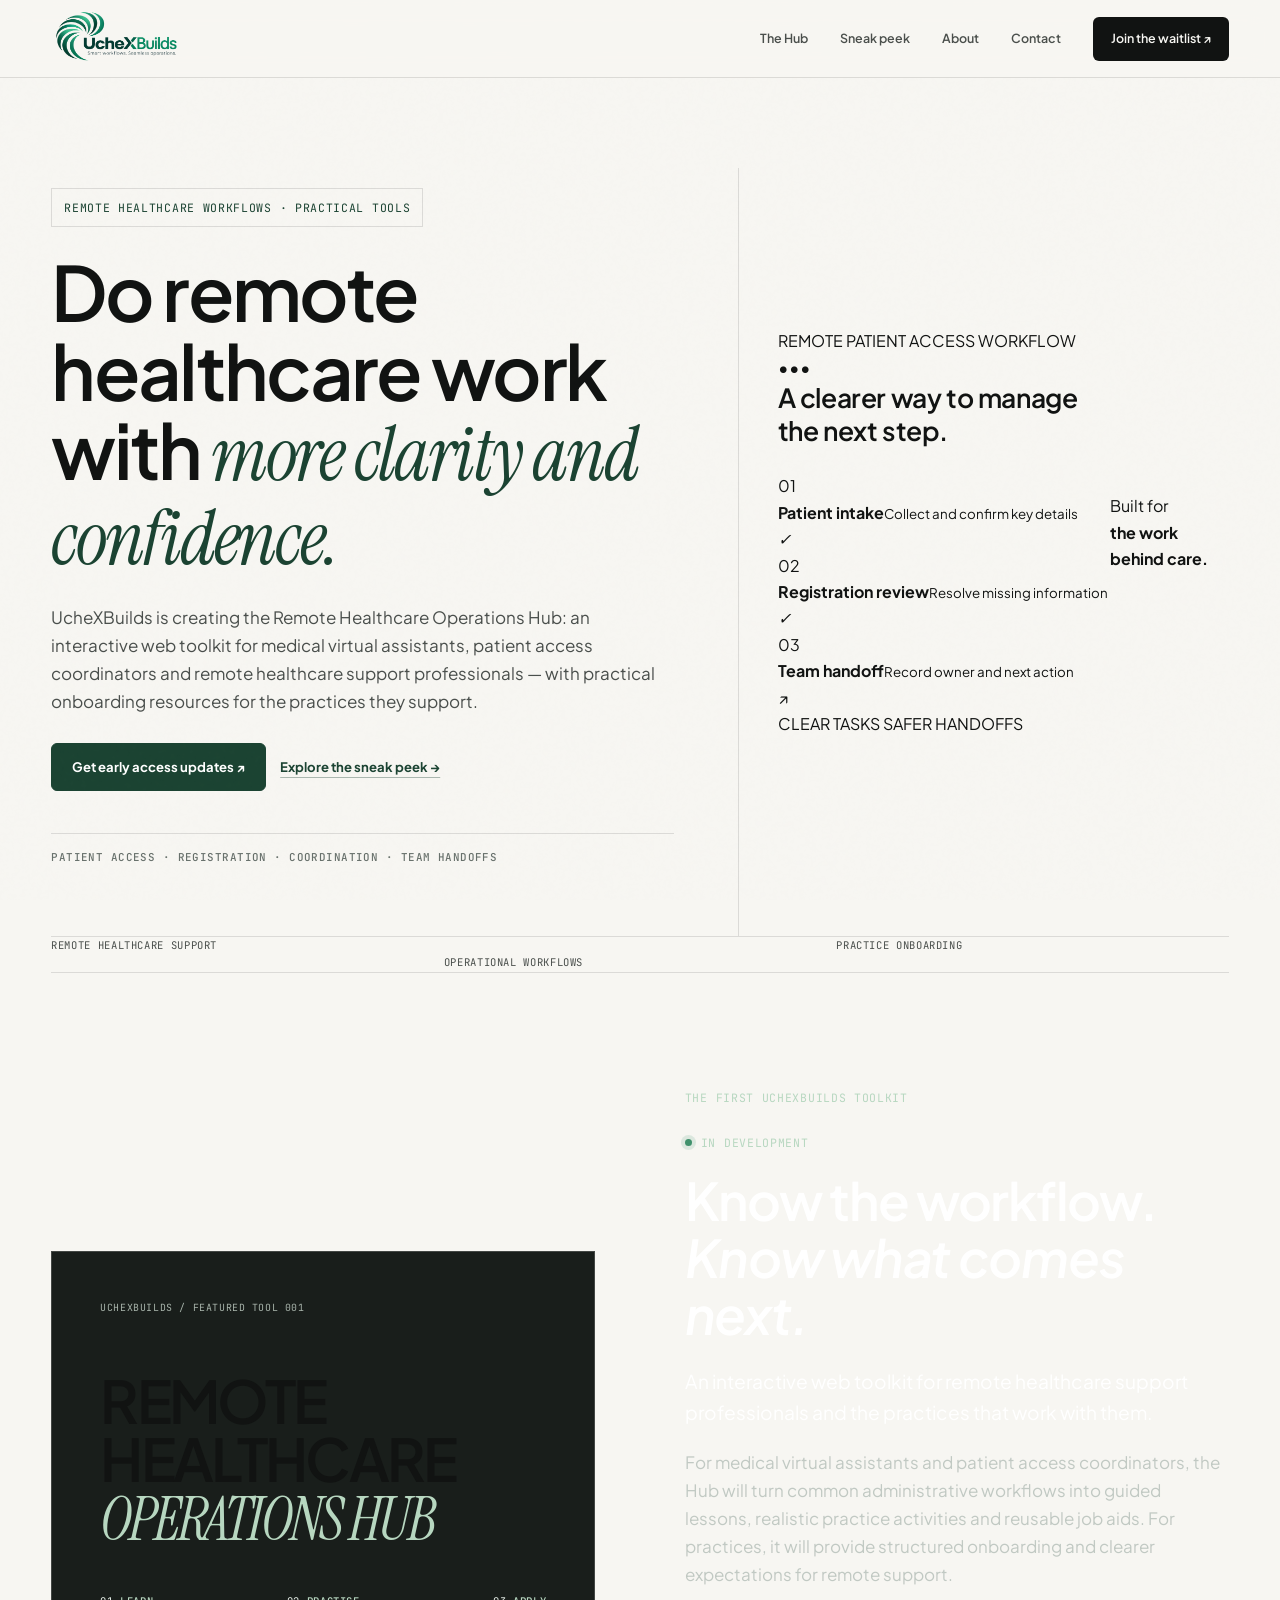
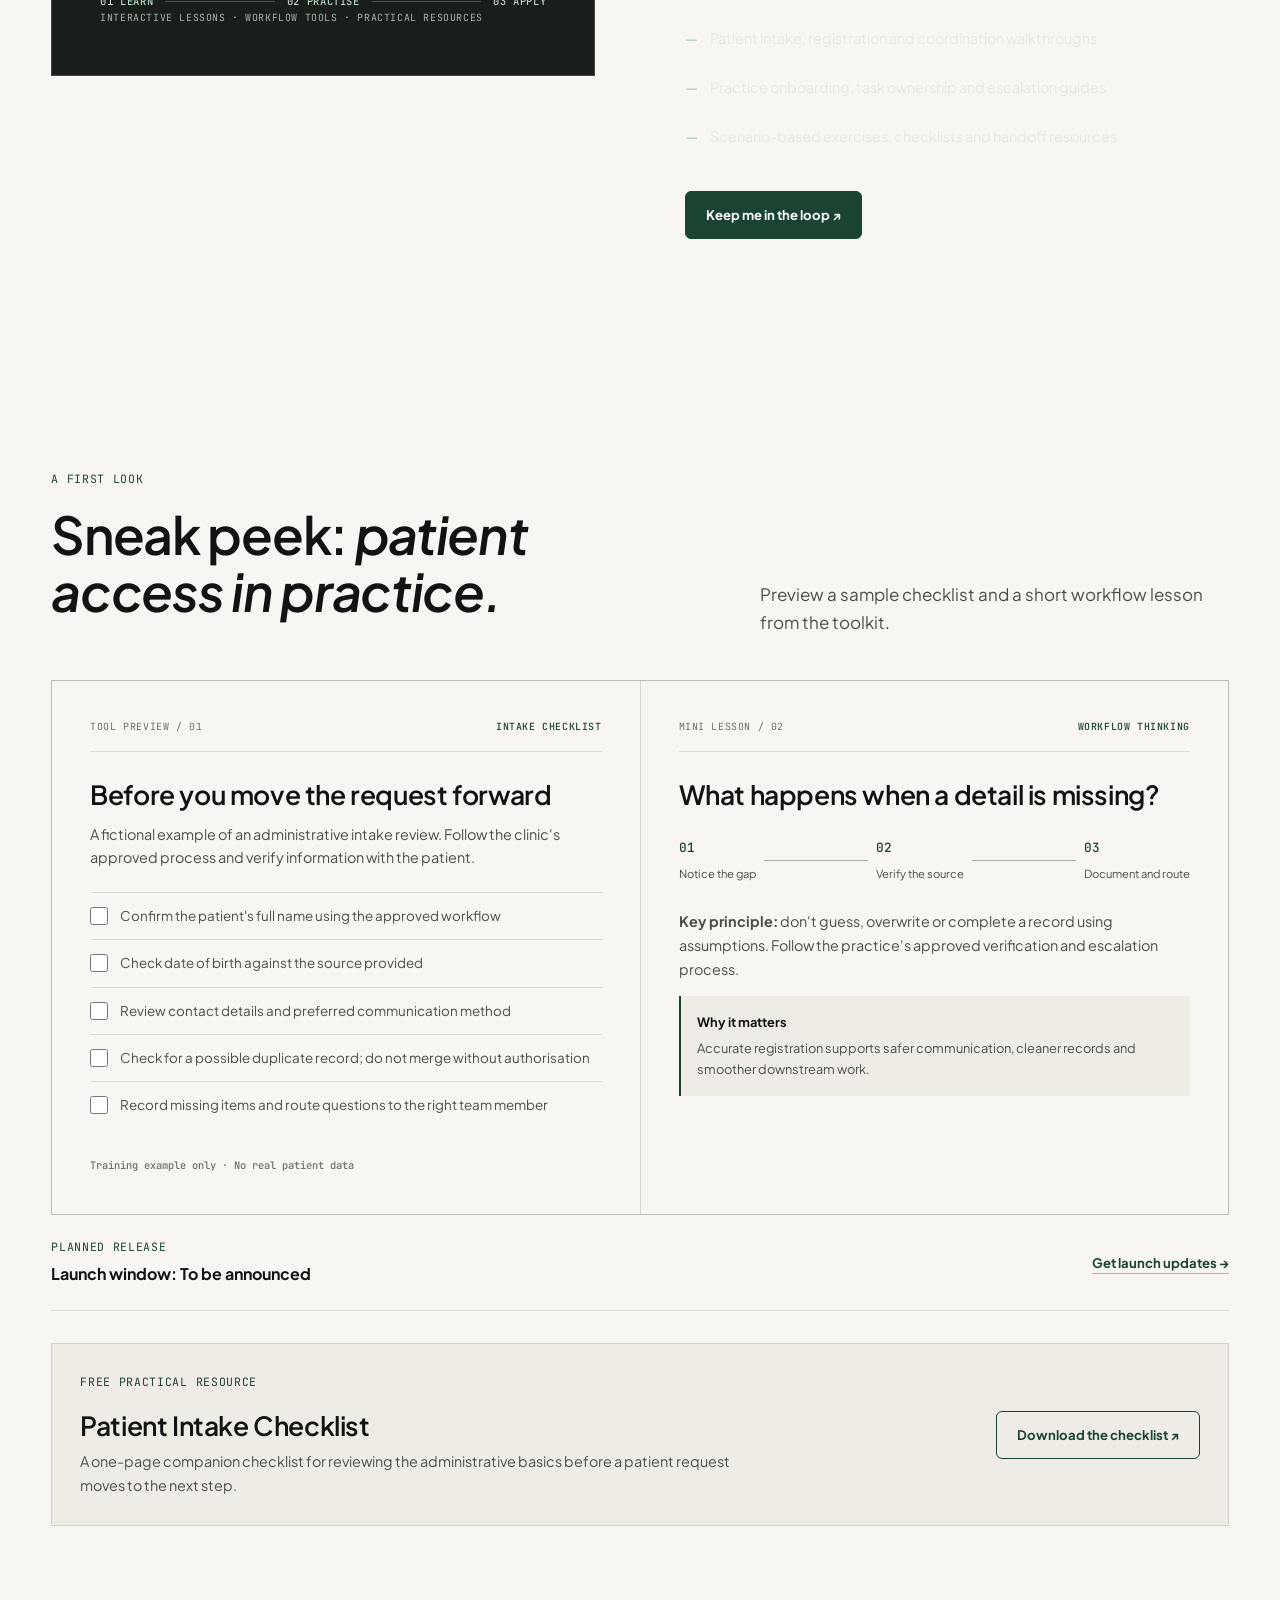
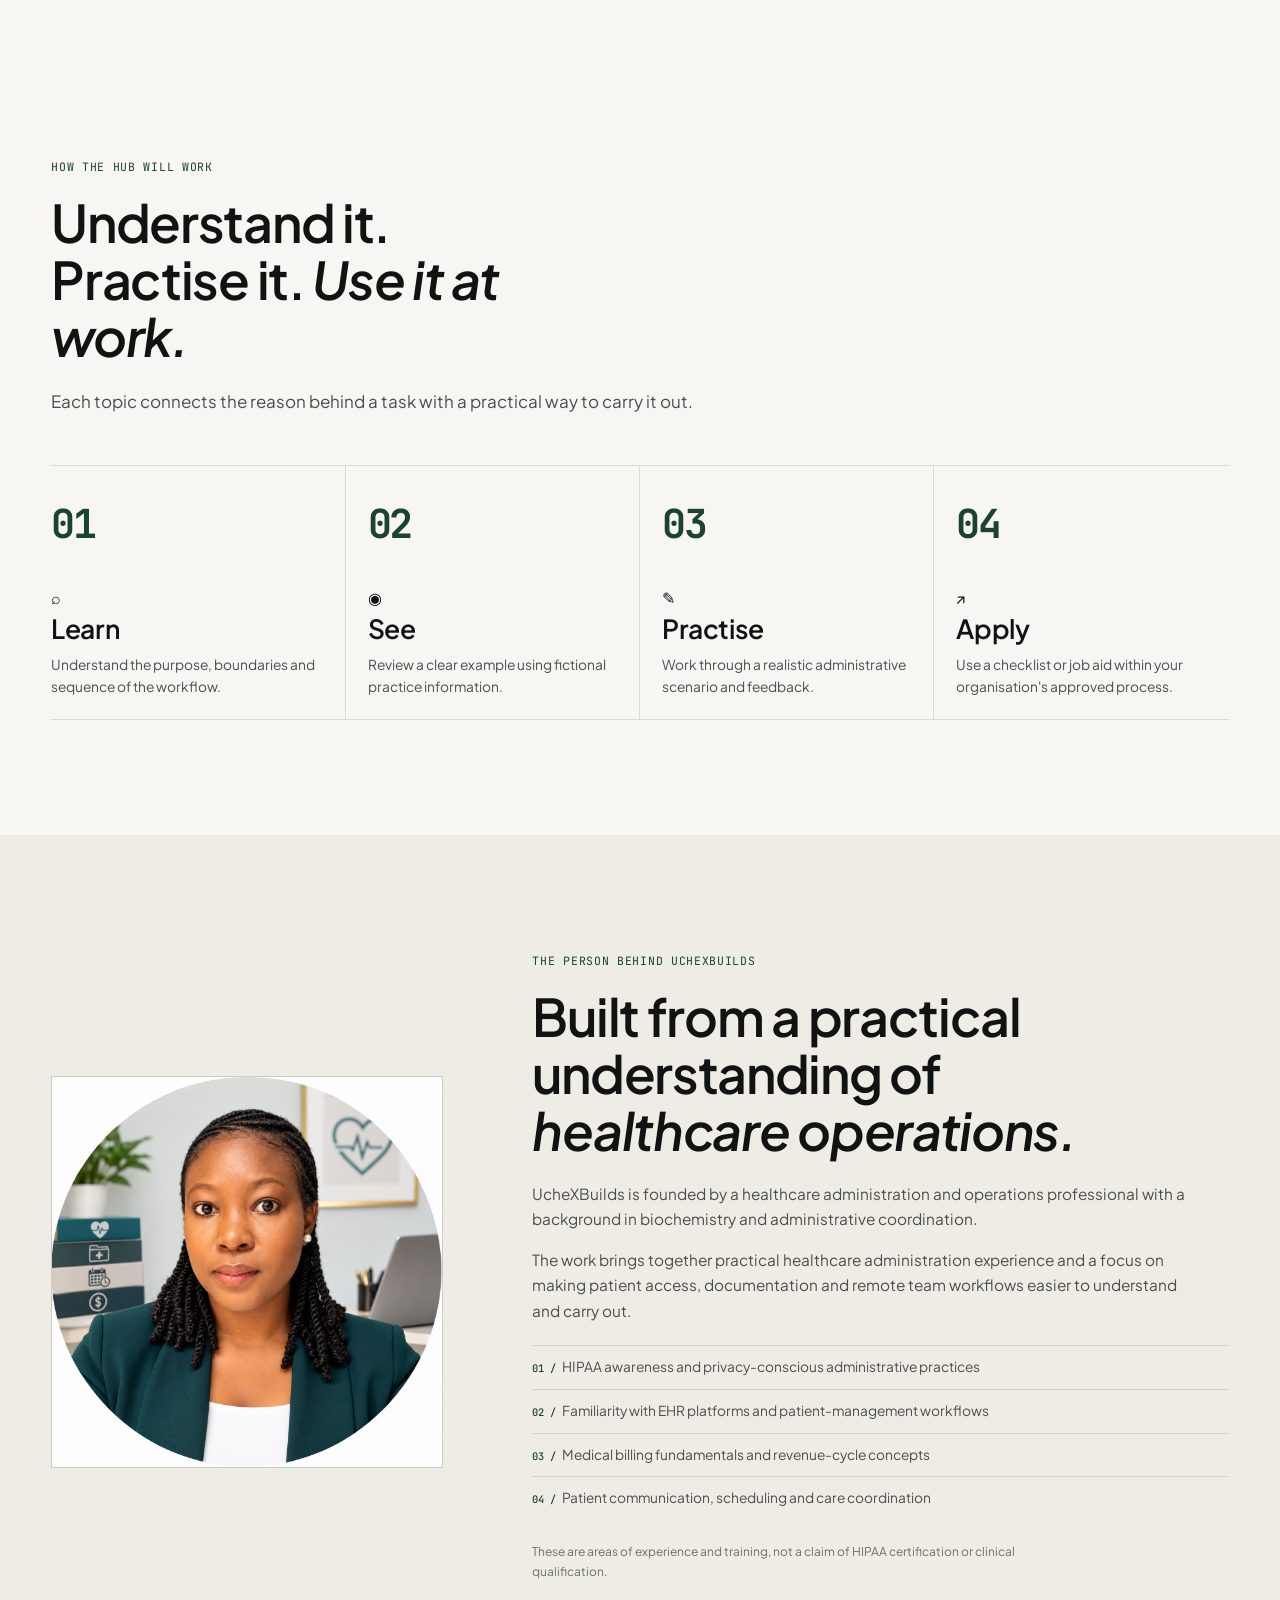
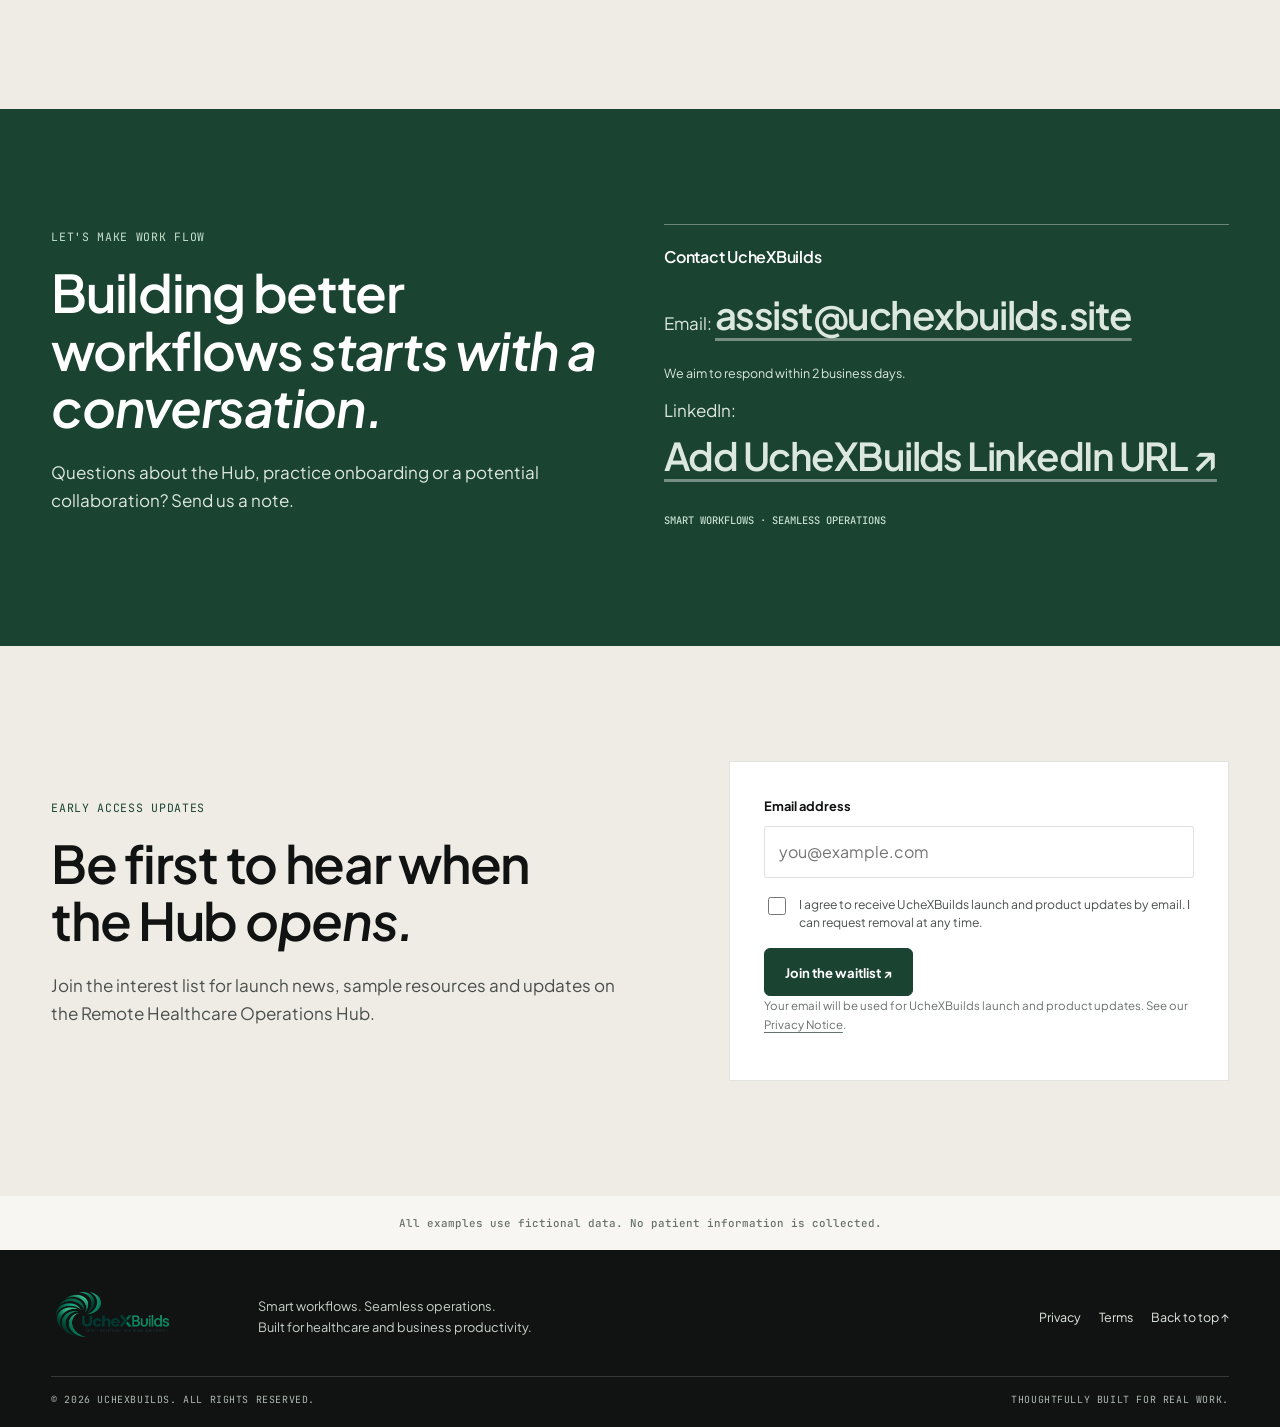
<file: index.html>
<!doctype html>
<html lang="en"><head>
<meta charset="utf-8"><meta name="viewport" content="width=device-width,initial-scale=1"><meta name="theme-color" content="#f7f8ed">
<title>UcheXBuilds | Remote Healthcare Operations Hub</title>
<meta name="description" content="Interactive patient-access workflows, practical lessons and reusable tools for remote healthcare support professionals and the practices they support.">
<link rel="canonical" href="https://www.uchexbuilds.site/"><link rel="icon" href="assets/icons/favicon.svg" type="image/svg+xml">
<link rel="preconnect" href="https://fonts.googleapis.com"><link rel="preconnect" href="https://fonts.gstatic.com" crossorigin><link href="https://fonts.googleapis.com/css2?family=DM+Sans:wght@400;500;600;700&family=Manrope:wght@500;600;700;800&display=swap" rel="stylesheet"><link rel="stylesheet" href="css/style.css">
<meta property="og:type" content="website"><meta property="og:site_name" content="UcheXBuilds"><meta property="og:title" content="UcheXBuilds | Remote Healthcare Operations Hub"><meta property="og:description" content="Interactive patient-access workflows and practical tools for remote healthcare support professionals and the practices they support."><meta property="og:url" content="https://www.uchexbuilds.site/"><meta property="og:image" content="https://www.uchexbuilds.site/assets/images/og-image.svg"><meta property="og:image:alt" content="UcheXBuilds — Smart workflows. Seamless operations."><meta name="twitter:card" content="summary_large_image"><meta name="twitter:title" content="UcheXBuilds | Remote Healthcare Operations Hub"><meta name="twitter:description" content="Interactive patient-access workflows and practical tools for remote healthcare support professionals and the practices they support."><meta name="twitter:image" content="https://www.uchexbuilds.site/assets/images/og-image.svg">
<script type="application/ld+json">{"@context":"https://schema.org","@type":"Organization","name":"UcheXBuilds","url":"https://www.uchexbuilds.site/","logo":"https://www.uchexbuilds.site/assets/images/uchexbuilds-logo.png","email":"assist@uchexbuilds.site","description":"Practical interactive workflows and digital tools for remote healthcare support professionals and healthcare practices."}</script>
</head><body><a class="skip" href="#main">Skip to content</a>
<header><div class="wrap nav"><a class="brand" href="#home" aria-label="UcheXBuilds home"><img src="assets/images/uchexbuilds-logo.png" alt="UcheXBuilds"></a><button class="toggle" aria-expanded="false" aria-controls="menu" aria-label="Open navigation"><span></span><span></span></button><nav id="menu" aria-label="Main navigation"><a href="#hub">The Hub</a><a href="#sneak-peek">Sneak peek</a><a href="#about-founder">About</a><a href="#contact">Contact</a><a class="nav-cta" href="#waitlist">Join the waitlist ↗</a></nav></div></header>
<main id="main">
<section class="hero" id="home"><div class="hero-bg" aria-hidden="true"><i class="blob b1"></i><i class="blob b2"></i></div><div class="wrap hero-grid"><div class="hero-copy"><span class="pill">REMOTE HEALTHCARE WORKFLOWS · PRACTICAL TOOLS</span><h1>Do remote healthcare work with <em>more clarity and confidence.</em></h1><p>UcheXBuilds is creating the Remote Healthcare Operations Hub: an interactive web toolkit for medical virtual assistants, patient access coordinators and remote healthcare support professionals — with practical onboarding resources for the practices they support.</p><div class="actions"><a class="btn" href="#waitlist">Get early access updates ↗</a><a class="text-link" href="#sneak-peek">Explore the sneak peek →</a></div><div class="trustline">Patient access · Registration · Coordination · Team handoffs</div></div><div class="hero-art" aria-label="Illustration of an organised patient access workflow"><div class="sun-disc" aria-hidden="true"></div><div class="orbit" aria-hidden="true"></div><div class="dashboard"><div class="dash-top">REMOTE PATIENT ACCESS WORKFLOW <b>•••</b></div><h3>A clearer way to manage the next step.</h3><div class="dash-row"><span class="round mint">01</span><div><b>Patient intake</b><small>Collect and confirm key details</small></div><i>✓</i></div><div class="dash-row"><span class="round peach">02</span><div><b>Registration review</b><small>Resolve missing information</small></div><i>✓</i></div><div class="dash-row"><span class="round blue">03</span><div><b>Team handoff</b><small>Record owner and next action</small></div><i>↗</i></div><div class="dash-foot">CLEAR TASKS <span>SAFER HANDOFFS</span></div></div><div class="float-card">Built for<br><strong>the work behind care.</strong></div></div></div><div class="hero-bottom wrap"><span>REMOTE HEALTHCARE SUPPORT</span><i aria-hidden="true"></i><span>PRACTICE ONBOARDING</span><i aria-hidden="true"></i><span>OPERATIONAL WORKFLOWS</span></div></section>
<section class="section" id="hub"><div class="wrap hub-grid"><div class="hub-visual"><small>UCHEXBUILDS / FEATURED TOOL 001</small><div class="hub-title">REMOTE<br>HEALTHCARE<br><em>OPERATIONS HUB</em></div><div class="hub-steps"><span>01 <b>LEARN</b></span><i></i><span>02 <b>PRACTISE</b></span><i></i><span>03 <b>APPLY</b></span></div><small>INTERACTIVE LESSONS · WORKFLOW TOOLS · PRACTICAL RESOURCES</small></div><div class="hub-copy"><label class="eyebrow">THE FIRST UCHEXBUILDS TOOLKIT</label><span class="status">IN DEVELOPMENT</span><h2>Know the workflow. <em>Know what comes next.</em></h2><p class="lead">An interactive web toolkit for remote healthcare support professionals and the practices that work with them.</p><p>For medical virtual assistants and patient access coordinators, the Hub will turn common administrative workflows into guided lessons, realistic practice activities and reusable job aids. For practices, it will provide structured onboarding and clearer expectations for remote support.</p><ul><li>Patient intake, registration and coordination walkthroughs</li><li>Practice onboarding, task ownership and escalation guides</li><li>Scenario-based exercises, checklists and handoff resources</li></ul><a class="btn" href="#waitlist">Keep me in the loop ↗</a></div></div></section>
<section class="section focus" id="sneak-peek"><div class="wrap"><div class="section-heading"><div><label class="eyebrow">A FIRST LOOK</label><h2>Sneak peek: <em>patient access in practice.</em></h2></div><p>Preview a sample checklist and a short workflow lesson from the toolkit.</p></div><div class="preview-grid">
<article class="preview-card"><div class="preview-card-head"><span>TOOL PREVIEW / 01</span><b>INTAKE CHECKLIST</b></div><h3>Before you move the request forward</h3><p class="preview-intro">A fictional example of an administrative intake review. Follow the clinic's approved process and verify information with the patient.</p><ul class="checklist"><li><label><input type="checkbox"> Confirm the patient's full name using the approved workflow</label></li><li><label><input type="checkbox"> Check date of birth against the source provided</label></li><li><label><input type="checkbox"> Review contact details and preferred communication method</label></li><li><label><input type="checkbox"> Check for a possible duplicate record; do not merge without authorisation</label></li><li><label><input type="checkbox"> Record missing items and route questions to the right team member</label></li></ul><small class="preview-note">Training example only · No real patient data</small></article>
<article class="preview-card lesson-card"><div class="preview-card-head"><span>MINI LESSON / 02</span><b>WORKFLOW THINKING</b></div><h3>What happens when a detail is missing?</h3><div class="lesson-flow"><div class="lesson-node active"><b>01</b><span>Notice the gap</span></div><div class="flow-line"></div><div class="lesson-node"><b>02</b><span>Verify the source</span></div><div class="flow-line"></div><div class="lesson-node"><b>03</b><span>Document and route</span></div></div><p><strong>Key principle:</strong> don't guess, overwrite or complete a record using assumptions. Follow the practice's approved verification and escalation process.</p><div class="lesson-tip"><b>Why it matters</b><span>Accurate registration supports safer communication, cleaner records and smoother downstream work.</span></div></article></div>
<div class="launch-strip"><div><span class="eyebrow">PLANNED RELEASE</span><strong><!-- EDIT THIS LAUNCH WINDOW -->Launch window: To be announced</strong></div><a class="text-link" href="#waitlist">Get launch updates →</a></div>
<div class="lead-magnet"><div><label class="eyebrow">FREE PRACTICAL RESOURCE</label><h3>Patient Intake Checklist</h3><p>A one-page companion checklist for reviewing the administrative basics before a patient request moves to the next step.</p></div><a class="btn secondary-btn" href="downloads/Patient-Intake-Checklist.pdf" download>Download the checklist ↗</a></div></div></section>
<section class="section approach"><div class="wrap"><div class="approach-head"><label class="eyebrow">HOW THE HUB WILL WORK</label><h2>Understand it. Practise it. <em>Use it at work.</em></h2><p>Each topic connects the reason behind a task with a practical way to carry it out.</p></div><div class="steps"><div><b>01</b><span aria-hidden="true">⌕</span><h3>Learn</h3><p>Understand the purpose, boundaries and sequence of the workflow.</p></div><div><b>02</b><span aria-hidden="true">◉</span><h3>See</h3><p>Review a clear example using fictional practice information.</p></div><div><b>03</b><span aria-hidden="true">✎</span><h3>Practise</h3><p>Work through a realistic administrative scenario and feedback.</p></div><div><b>04</b><span aria-hidden="true">↗</span><h3>Apply</h3><p>Use a checklist or job aid within your organisation's approved process.</p></div></div></div></section>
<section class="section founder" id="about-founder"><div class="wrap founder-grid"><div class="founder-photo"><img src="assets/images/founder-small.jpg" alt="Portrait of the UcheXBuilds founder" loading="lazy"></div><div><label class="eyebrow">THE PERSON BEHIND UCHEXBUILDS</label><h2>Built from a practical understanding of <em>healthcare operations.</em></h2><p class="lead">UcheXBuilds is founded by a healthcare administration and operations professional with a background in biochemistry and administrative coordination.</p><p>The work brings together practical healthcare administration experience and a focus on making patient access, documentation and remote team workflows easier to understand and carry out.</p><ul class="credential-list"><li>HIPAA awareness and privacy-conscious administrative practices</li><li>Familiarity with EHR platforms and patient-management workflows</li><li>Medical billing fundamentals and revenue-cycle concepts</li><li>Patient communication, scheduling and care coordination</li></ul><p class="credential-note">These are areas of experience and training, not a claim of HIPAA certification or clinical qualification.</p></div></div></section>
<section class="section contact" id="contact"><div class="wrap contact-grid"><div><label class="eyebrow">LET'S MAKE WORK FLOW</label><h2>Building better workflows <em>starts with a conversation.</em></h2><p>Questions about the Hub, practice onboarding or a potential collaboration? Send us a note.</p></div><aside><h3>Contact UcheXBuilds</h3><p>Email: <a class="contact-email" href="mailto:assist@uchexbuilds.site">assist@uchexbuilds.site</a></p><p class="response-time">We aim to respond within 2 business days.</p><p>LinkedIn: <a class="contact-email" href="https://www.linkedin.com/in/your-linkedin-profile/" rel="noopener noreferrer" target="_blank">Add UcheXBuilds LinkedIn URL ↗</a></p><small>SMART WORKFLOWS · SEAMLESS OPERATIONS</small></aside></div></section>
<section class="section waitlist" id="waitlist"><div class="wrap waitlist-grid"><div><label class="eyebrow">EARLY ACCESS UPDATES</label><h2>Be first to hear when the Hub <em>opens.</em></h2><p>Join the interest list for launch news, sample resources and updates on the Remote Healthcare Operations Hub.</p></div><form class="waitlist-form" action="https://formspree.io/f/xjywwzed" method="POST"><input type="hidden" name="_subject" value="New UcheXBuilds Hub waitlist signup"><input type="text" name="_gotcha" tabindex="-1" autocomplete="off" aria-hidden="true" class="form-honeypot"><label for="waitlist-email">Email address</label><input id="waitlist-email" name="email" type="email" autocomplete="email" placeholder="you@example.com" required><label class="consent"><input type="checkbox" name="consent" value="yes" required> I agree to receive UcheXBuilds launch and product updates by email. I can request removal at any time.</label><button class="btn" type="submit">Join the waitlist ↗</button><p class="form-note">Your email will be used for UcheXBuilds launch and product updates. See our <a href="privacy.html">Privacy Notice</a>.</p></form></div></section>
<p class="privacy-line wrap">All examples use fictional data. No patient information is collected.</p>
</main><footer><div class="wrap foot"><img src="assets/images/uchexbuilds-logo.png" alt="UcheXBuilds"><p>Smart workflows. Seamless operations.<br>Built for healthcare and business productivity.</p><div class="footer-links"><a href="privacy.html">Privacy</a><a href="terms.html">Terms</a><a href="#home">Back to top ↑</a></div></div><div class="wrap copyright"><span>© <span id="year"></span> UcheXBuilds. All rights reserved.</span><span>Thoughtfully built for real work.</span></div></footer>
<script src="js/main.js"></script>
<!-- Cloudflare Web Analytics (Free): enable Web Analytics in the Cloudflare dashboard, copy the site token, then replace the placeholder and uncomment this snippet.
<script defer src="https://static.cloudflareinsights.com/beacon.min.js" data-cf-beacon='{"token":"REPLACE_WITH_CLOUDFLARE_WEB_ANALYTICS_TOKEN"}'></script>
-->
</body></html>
</file>
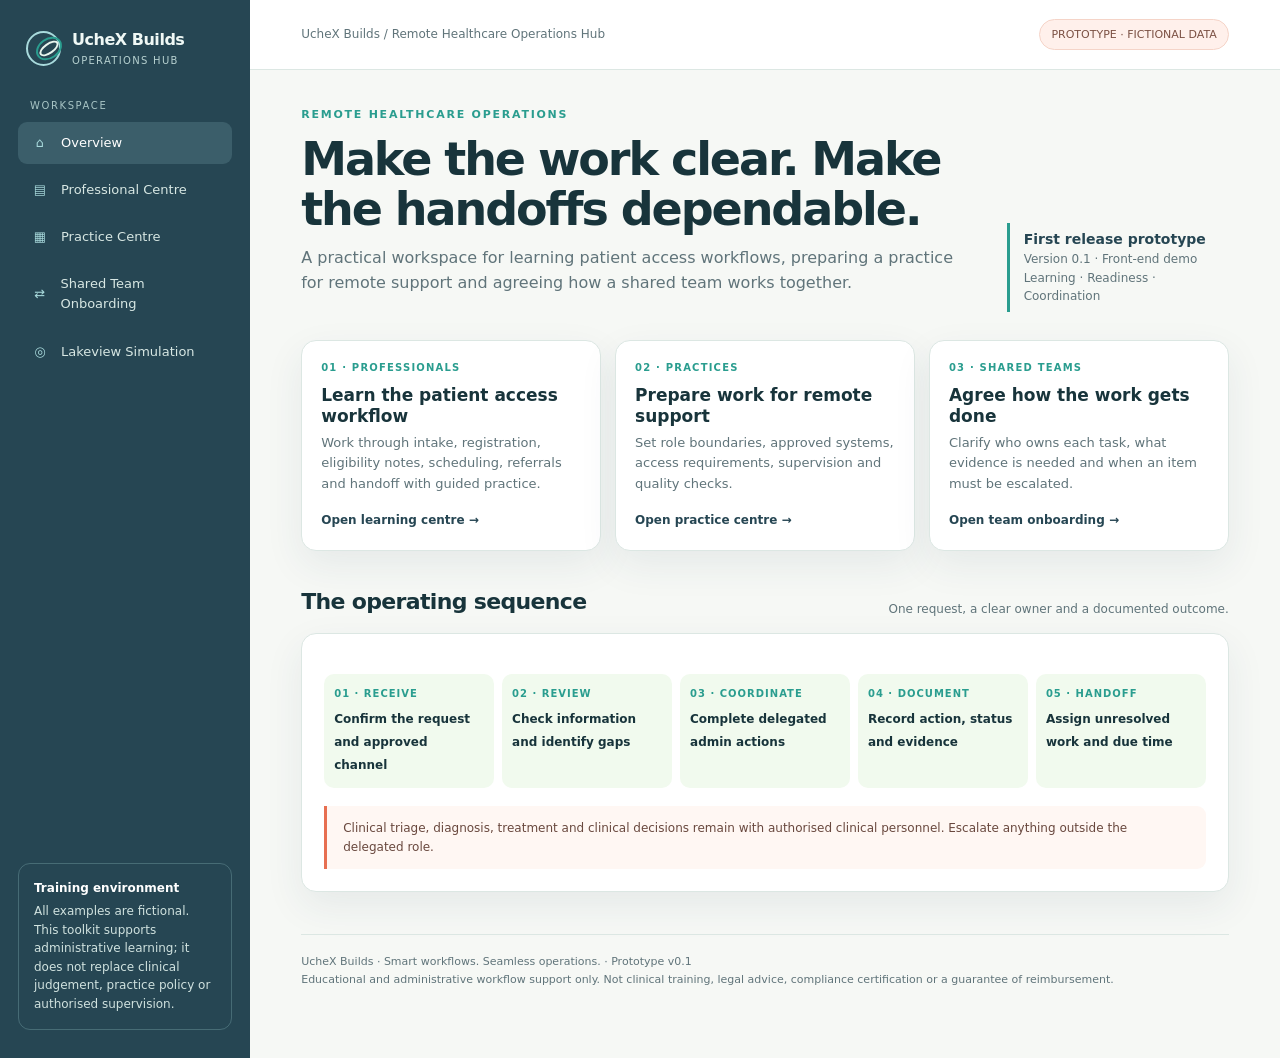
<file: hub/index.html>
<!doctype html>
<html lang="en">
<head>
<meta charset="utf-8">
<meta name="viewport" content="width=device-width, initial-scale=1">
<meta name="theme-color" content="#264653">
<meta name="description" content="A practical learning and onboarding toolkit for remote healthcare administration. Fictional training scenarios only.">
<title>Remote Healthcare Operations Hub | UcheX Builds</title>
<style>
:root{--ink:#18343b;--deep:#264653;--sea:#2a9d8f;--coral:#e76f51;--paper:#f1faee;--aqua:#a8dadc;--white:#fff;--muted:#60747a;--line:#dce7e3;--soft:#e7f3f0;--shadow:0 14px 38px rgba(38,70,83,.08)}
*{box-sizing:border-box}html{scroll-behavior:smooth}body{margin:0;background:#f6f8f5;color:var(--ink);font:15px/1.55 Inter,ui-sans-serif,system-ui,-apple-system,"Segoe UI",sans-serif}button,input{font:inherit}button{cursor:pointer}.shell{min-height:100vh;display:grid;grid-template-columns:250px 1fr}.side{background:var(--deep);color:#eff8f5;padding:28px 18px;display:flex;flex-direction:column;gap:30px}.brand{display:flex;align-items:center;gap:11px;padding:0 8px}.mark{width:35px;height:35px;border:2px solid var(--aqua);border-radius:50%;position:relative}.mark:before,.mark:after{content:"";position:absolute;border:2px solid var(--sea);border-radius:50%;inset:5px -4px 5px 7px;transform:rotate(-35deg)}.mark:after{inset:10px -1px 10px 10px;border-color:#e8f5ee}.brand strong{display:block;font-size:16px;letter-spacing:-.03em}.brand small{display:block;color:#b7d1d0;font-size:10px;letter-spacing:.13em;text-transform:uppercase}.side-label{font-size:10px;letter-spacing:.16em;text-transform:uppercase;color:#a8c5c5;padding:0 12px;margin-bottom:8px}.nav{display:grid;gap:5px}.nav button{border:0;background:transparent;color:#d7e7e3;text-align:left;padding:11px 12px;border-radius:9px;display:flex;gap:11px;align-items:center;font-size:13px}.nav button:hover,.nav button[aria-current=page]{background:rgba(168,218,220,.16);color:#fff}.nav .ico{width:20px;text-align:center;color:var(--aqua)}.side-note{margin-top:auto;padding:15px;border:1px solid rgba(168,218,220,.25);border-radius:12px;color:#d0e2df;font-size:12px}.side-note b{display:block;color:white;margin-bottom:4px}.main{min-width:0}.top{height:70px;background:#fff;border-bottom:1px solid var(--line);display:flex;align-items:center;justify-content:space-between;padding:0 clamp(20px,4vw,54px)}.crumb{font-size:12px;color:var(--muted)}.demo{font-size:11px;color:#7c5144;background:#fff0eb;border:1px solid #f5d4c8;border-radius:30px;padding:6px 11px}.content{max-width:1180px;margin:0 auto;padding:36px clamp(20px,4vw,54px) 70px}.eyebrow{font-size:11px;font-weight:700;letter-spacing:.16em;text-transform:uppercase;color:var(--sea)}h1,h2,h3,p{margin-top:0}h1{font-size:clamp(30px,4vw,46px);line-height:1.08;letter-spacing:-.045em;max-width:700px;margin:12px 0}.lead{font-size:16px;color:var(--muted);max-width:680px}.hero{display:flex;justify-content:space-between;gap:30px;align-items:flex-end;margin-bottom:28px}.hero-meta{min-width:155px;border-left:3px solid var(--sea);padding:6px 0 6px 14px;color:var(--muted);font-size:12px}.hero-meta strong{display:block;color:var(--deep);font-size:14px}.cards{display:grid;grid-template-columns:repeat(3,1fr);gap:14px;margin:26px 0 34px}.card{background:#fff;border:1px solid var(--line);border-radius:15px;padding:19px;box-shadow:var(--shadow)}.card .tag{font-size:10px;text-transform:uppercase;letter-spacing:.12em;color:var(--sea);font-weight:700}.card h3{font-size:17px;line-height:1.2;margin:10px 0 7px}.card p{font-size:13px;color:var(--muted);margin:0 0 14px}.text-btn{background:none;border:0;color:var(--deep);font-size:12px;font-weight:700;padding:0}.text-btn:hover{color:var(--sea)}.section-head{display:flex;align-items:end;justify-content:space-between;gap:20px;margin:34px 0 14px}.section-head h2{font-size:22px;letter-spacing:-.03em;margin:0}.section-head p{color:var(--muted);font-size:12px;margin:0}.panel{background:#fff;border:1px solid var(--line);border-radius:15px;padding:22px;box-shadow:var(--shadow);margin-bottom:16px}.panel h3{font-size:16px;margin-bottom:6px}.panel p{color:var(--muted);font-size:13px}.steps{display:grid;grid-template-columns:repeat(5,1fr);gap:8px;margin:18px 0}.step{background:var(--paper);border-radius:10px;padding:12px 10px;min-height:88px}.step b{display:block;color:var(--sea);font-size:10px;letter-spacing:.1em;text-transform:uppercase;margin-bottom:5px}.step span{font-size:12px;font-weight:650}.scenario{display:grid;grid-template-columns:1fr 1fr;gap:20px}.case{background:#f6faf8;border:1px solid var(--line);padding:17px;border-radius:12px}.case small{color:var(--sea);font-weight:700;text-transform:uppercase;letter-spacing:.1em;font-size:10px}.case h3{margin:7px 0;font-size:16px}.choice-list{display:grid;gap:9px;margin-top:14px}.choice{background:white;border:1px solid var(--line);border-radius:9px;text-align:left;padding:11px 13px;font-size:12px;color:var(--ink)}.choice:hover{border-color:var(--sea);background:#f4fbf8}.feedback{display:none;margin-top:13px;padding:12px;border-radius:9px;font-size:12px}.feedback.show{display:block}.feedback.good{background:#e7f5ee;color:#245a45}.feedback.caution{background:#fff0eb;color:#7b4638}.task-list{display:grid;gap:10px}.task{display:flex;align-items:center;justify-content:space-between;gap:16px;border:1px solid var(--line);border-radius:11px;padding:13px 15px}.task strong{font-size:13px;display:block}.task small{font-size:11px;color:var(--muted)}.status{font-size:10px;padding:4px 8px;border-radius:20px;background:#fff1e8;color:#87533d;white-space:nowrap}.status.ready{background:#e5f4ed;color:#28624b}.checklist{display:grid;grid-template-columns:1fr 1fr;gap:10px}.check{display:flex;gap:10px;align-items:flex-start;padding:12px;border:1px solid var(--line);border-radius:10px;font-size:12px}.check input{accent-color:var(--sea);margin-top:3px}.check span{color:var(--muted)}.matrix{width:100%;border-collapse:collapse;font-size:12px}.matrix th,.matrix td{text-align:left;padding:11px 9px;border-bottom:1px solid var(--line);vertical-align:top}.matrix th{font-size:10px;color:var(--muted);text-transform:uppercase;letter-spacing:.08em}.matrix td:first-child{font-weight:700}.callout{border-left:3px solid var(--coral);background:#fff7f3;padding:13px 16px;border-radius:0 9px 9px 0;font-size:12px;color:#69483e}.hidden{display:none!important}.view{display:none}.view.active{display:block}.progress{height:7px;background:#e7efec;border-radius:10px;overflow:hidden;margin-top:12px}.progress span{display:block;width:0;height:100%;background:var(--sea);transition:width .2s}.progress-copy{font-size:11px;color:var(--muted);margin-top:6px}.footer{border-top:1px solid var(--line);padding-top:18px;color:var(--muted);font-size:11px;margin-top:42px}.mobile-menu{display:none;border:1px solid var(--line);background:#fff;border-radius:8px;padding:7px 10px;color:var(--deep)}
@media(max-width:900px){.shell{grid-template-columns:210px 1fr}.cards{grid-template-columns:1fr}.steps{grid-template-columns:repeat(3,1fr)}}@media(max-width:680px){.shell{display:block}.side{display:none;position:fixed;z-index:5;inset:0 auto 0 0;width:270px;box-shadow:0 0 0 100vmax rgba(15,35,40,.35)}.side.open{display:flex}.top{height:60px;padding:0 18px}.mobile-menu{display:block}.content{padding-top:26px}.hero{display:block}.hero-meta{margin-top:18px}.scenario{grid-template-columns:1fr}.steps{grid-template-columns:1fr 1fr}.checklist{grid-template-columns:1fr}.matrix{min-width:560px}.table-wrap{overflow:auto}.section-head{align-items:flex-start;flex-direction:column}}
@media(prefers-reduced-motion:reduce){*{scroll-behavior:auto!important;transition:none!important}}
</style>
</head>
<body>
<div class="shell">
<aside class="side" id="sidebar">
  <div class="brand"><span class="mark" aria-hidden="true"></span><div><strong>UcheX Builds</strong><small>Operations Hub</small></div></div>
  <div><div class="side-label">Workspace</div><nav class="nav" aria-label="Main navigation">
    <button data-view="overview" aria-current="page"><span class="ico">⌂</span>Overview</button>
    <button data-view="professional"><span class="ico">▤</span>Professional Centre</button>
    <button data-view="practice"><span class="ico">▦</span>Practice Centre</button>
    <button data-view="team"><span class="ico">⇄</span>Shared Team Onboarding</button>
    <button data-view="simulation"><span class="ico">◎</span>Lakeview Simulation</button>
  </nav></div>
  <div class="side-note"><b>Training environment</b>All examples are fictional. This toolkit supports administrative learning; it does not replace clinical judgement, practice policy or authorised supervision.</div>
</aside>
<main class="main">
<header class="top"><div style="display:flex;align-items:center;gap:12px"><button class="mobile-menu" id="menuBtn" aria-expanded="false" aria-controls="sidebar">Menu</button><span class="crumb">UcheX Builds <span aria-hidden="true">/</span> Remote Healthcare Operations Hub</span></div><span class="demo">PROTOTYPE · FICTIONAL DATA</span></header>
<div class="content">
<section class="view active" id="overview">
  <div class="hero"><div><div class="eyebrow">Remote healthcare operations</div><h1>Make the work clear. Make the handoffs dependable.</h1><p class="lead">A practical workspace for learning patient access workflows, preparing a practice for remote support and agreeing how a shared team works together.</p></div><div class="hero-meta"><strong>First release prototype</strong>Version 0.1 · Front-end demo<br>Learning · Readiness · Coordination</div></div>
  <div class="cards">
    <article class="card"><div class="tag">01 · Professionals</div><h3>Learn the patient access workflow</h3><p>Work through intake, registration, eligibility notes, scheduling, referrals and handoff with guided practice.</p><button class="text-btn" data-go="professional">Open learning centre →</button></article>
    <article class="card"><div class="tag">02 · Practices</div><h3>Prepare work for remote support</h3><p>Set role boundaries, approved systems, access requirements, supervision and quality checks.</p><button class="text-btn" data-go="practice">Open practice centre →</button></article>
    <article class="card"><div class="tag">03 · Shared teams</div><h3>Agree how the work gets done</h3><p>Clarify who owns each task, what evidence is needed and when an item must be escalated.</p><button class="text-btn" data-go="team">Open team onboarding →</button></article>
  </div>
  <div class="section-head"><h2>The operating sequence</h2><p>One request, a clear owner and a documented outcome.</p></div>
  <div class="panel"><div class="steps"><div class="step"><b>01 · Receive</b><span>Confirm the request and approved channel</span></div><div class="step"><b>02 · Review</b><span>Check information and identify gaps</span></div><div class="step"><b>03 · Coordinate</b><span>Complete delegated admin actions</span></div><div class="step"><b>04 · Document</b><span>Record action, status and evidence</span></div><div class="step"><b>05 · Handoff</b><span>Assign unresolved work and due time</span></div></div><div class="callout">Clinical triage, diagnosis, treatment and clinical decisions remain with authorised clinical personnel. Escalate anything outside the delegated role.</div></div>
</section>

<section class="view" id="professional">
  <div class="eyebrow">Professional learning centre</div><h1>Remote Patient Access, Registration & Coordination</h1><p class="lead">A guided pathway for remote patient access professionals. Each topic follows the same pattern: learn, see, practise, receive feedback and apply.</p>
  <div class="section-head"><h2>Learning pathway</h2><p>Mark each topic as you work through it.</p></div>
  <div class="panel"><div class="task-list" id="learningTasks">
    <label class="check"><input type="checkbox" class="learn-check"><span><b>01 · Remote intake</b><br>Confirm assignment, approved channel and correct patient-registration workflow.</span></label>
    <label class="check"><input type="checkbox" class="learn-check"><span><b>02 · Identity and demographics</b><br>Review required fields and treat uncertain matches as exceptions.</span></label>
    <label class="check"><input type="checkbox" class="learn-check"><span><b>03 · Insurance information and eligibility</b><br>Collect through approved secure channels; record source, date and outcome without assuming coverage.</span></label>
    <label class="check"><input type="checkbox" class="learn-check"><span><b>04 · Scheduling across time zones</b><br>Confirm provider, visit type, duration, local time and prerequisites.</span></label>
    <label class="check"><input type="checkbox" class="learn-check"><span><b>05 · Referrals and authorisations</b><br>Track status, owner, next action and due date; route decisions to authorised staff.</span></label>
    <label class="check"><input type="checkbox" class="learn-check"><span><b>06 · Patient communication and handoff</b><br>Use approved templates, document actions and assign unresolved items.</span></label>
  </div><div class="progress"><span id="learnProgress"></span></div><div class="progress-copy" id="learnCopy">0 of 6 topics marked complete</div></div>
  <div class="section-head"><h2>Decision practice</h2><p>Choose the safest next administrative action.</p></div>
  <div class="panel scenario"><div class="case"><small>Scenario · Registration exception</small><h3>A new intake appears to match an existing record.</h3><p>A similar name and shared address appear in the system, but the identifiers have not been confirmed. The appointment is tomorrow.</p><p><b>What should you do next?</b></p><div class="choice-list"><button class="choice" data-answer="wrong">Merge the records so the appointment can proceed.</button><button class="choice" data-answer="right">Pause the merge, compare only practice-approved identifiers and route the possible match for authorised review.</button><button class="choice" data-answer="wrong">Choose the record with the most complete details.</button></div><div class="feedback" id="scenarioFeedback" role="status"></div></div><div><h3>Why this matters</h3><p>A possible duplicate is an exception—not proof of identity. Similar names or shared details are not enough to justify merging or deleting records.</p><div class="callout">Document what you checked, what remains uncertain, who owns the review and when follow-up is due. Do not guess or overwrite information.</div></div></div>
</section>

<section class="view" id="practice">
  <div class="eyebrow">Healthcare practice centre</div><h1>Prepare your practice for remote support.</h1><p class="lead">Use this readiness review to agree the work, the access rules and the supervision needed before a remote worker begins.</p>
  <div class="section-head"><h2>Practice readiness checklist</h2><p>Tick items only when your practice has confirmed them.</p></div>
  <div class="panel"><div class="checklist" id="practiceChecks">
    <label class="check"><input type="checkbox" class="practice-check"><span><b>Role and delegated tasks</b><br>Written role description and clear clinical/non-clinical boundaries.</span></label>
    <label class="check"><input type="checkbox" class="practice-check"><span><b>Coverage and hours</b><br>Working hours, clinic time zone, response expectations and backup cover.</span></label>
    <label class="check"><input type="checkbox" class="practice-check"><span><b>Approved systems and channels</b><br>Named EHR, phone, email, messaging, calendar and task tools.</span></label>
    <label class="check"><input type="checkbox" class="practice-check"><span><b>Access approvals</b><br>Individual accounts, least-privilege access and written cross-border approval where relevant.</span></label>
    <label class="check"><input type="checkbox" class="practice-check"><span><b>Security requirements</b><br>MFA, device controls, session locking, VPN rules and incident reporting.</span></label>
    <label class="check"><input type="checkbox" class="practice-check"><span><b>Supervision and escalation</b><br>Named supervisor, escalation directory and urgent-content routing.</span></label>
    <label class="check"><input type="checkbox" class="practice-check"><span><b>Quality review</b><br>Sampling, documentation standards, exception review and feedback schedule.</span></label>
    <label class="check"><input type="checkbox" class="practice-check"><span><b>Onboarding milestones</b><br>Orientation, shadowing, competency checks and first-week review.</span></label>
  </div><div class="progress"><span id="practiceProgress"></span></div><div class="progress-copy" id="practiceCopy">0 of 8 readiness items confirmed</div></div>
  <div class="callout">A completed checklist is a planning record only. It does not certify HIPAA compliance or compliance with any other law or regulation.</div>
</section>

<section class="view" id="team">
  <div class="eyebrow">Shared team onboarding centre</div><h1>Make ownership visible from day one.</h1><p class="lead">Use this starter workflow to agree the trigger, owner, action, system, evidence, escalation route and completion status for each task.</p>
  <div class="section-head"><h2>Starter responsibility matrix</h2><p>Example roles; adapt to the practice's approved structure.</p></div>
  <div class="panel table-wrap"><table class="matrix"><thead><tr><th>Task</th><th>Trigger</th><th>Primary owner</th><th>Expected evidence</th><th>Escalate when</th></tr></thead><tbody>
    <tr><td>New intake review</td><td>Intake form received</td><td>Remote coordinator</td><td>Required fields checked; gaps logged</td><td>Identity or source details conflict</td></tr>
    <tr><td>Eligibility workflow</td><td>Visit scheduled / practice cut-off</td><td>Authorised admin staff</td><td>Source, timestamp and findings recorded</td><td>Coverage or benefit is unclear</td></tr>
    <tr><td>Appointment coordination</td><td>Visit request approved</td><td>Remote coordinator</td><td>Provider, visit type, duration and time zone confirmed</td><td>Clinical suitability or order is questioned</td></tr>
    <tr><td>Referral follow-up</td><td>Referral assigned</td><td>Referral team / named delegate</td><td>Status, owner and next action updated</td><td>Clinical decision or authorisation decision is needed</td></tr>
    <tr><td>Shift handoff</td><td>Coverage window ends</td><td>Outgoing coordinator</td><td>Completed, pending and escalated items assigned</td><td>No receiving owner or urgent issue remains</td></tr>
  </tbody></table></div>
  <div class="section-head"><h2>First-week setup</h2></div><div class="panel"><div class="checklist">
    <label class="check"><input type="checkbox"><span>Confirm role description, coverage hours and reporting line.</span></label>
    <label class="check"><input type="checkbox"><span>Issue approved accounts and verify access with the supervisor.</span></label>
    <label class="check"><input type="checkbox"><span>Review SOPs, approved channels and escalation directory.</span></label>
    <label class="check"><input type="checkbox"><span>Complete supervised practice using fictional training cases.</span></label>
    <label class="check"><input type="checkbox"><span>Agree daily handoff format and quality-review schedule.</span></label>
    <label class="check"><input type="checkbox"><span>Schedule first-week and 30-day review.</span></label>
  </div></div>
</section>

<section class="view" id="simulation">
  <div class="eyebrow">Fictional practice environment</div><h1>Lakeview Integrative Wellness</h1><p class="lead">Practise the administrative workflow using fictional sample tasks. No live patient system, payer portal or real patient information is connected.</p>
  <div class="section-head"><h2>Sample work queue</h2><p>Training cases only · no real patient records</p></div>
  <div class="panel"><div class="task-list">
    <div class="task"><div><strong>LV-104 · Intake review</strong><small>Required demographic field missing · Owner: Remote coordinator</small></div><span class="status">Needs review</span></div>
    <div class="task"><div><strong>LV-108 · Possible duplicate</strong><small>Similar record found · Identity confirmation pending</small></div><span class="status">Escalate</span></div>
    <div class="task"><div><strong>LV-112 · Appointment request</strong><small>Provider and visit type supplied · Time-zone confirmation pending</small></div><span class="status">In progress</span></div>
    <div class="task"><div><strong>LV-115 · Referral follow-up</strong><small>External status not yet confirmed · Next action assigned</small></div><span class="status ready">Assigned</span></div>
  </div></div>
  <div class="section-head"><h2>Queue closeout check</h2><p>Before marking a task complete.</p></div>
  <div class="panel"><div class="checklist">
    <label class="check"><input type="checkbox"><span>Action taken and status are documented.</span></label>
    <label class="check"><input type="checkbox"><span>Source and timestamp are recorded where required.</span></label>
    <label class="check"><input type="checkbox"><span>Unresolved items have a named owner and due time.</span></label>
    <label class="check"><input type="checkbox"><span>Uncertain identity or out-of-scope work is escalated.</span></label>
  </div></div>
  <div class="callout">The Lakeview examples are synthetic training cases. They do not represent actual eligibility results, payer checks, appointments or completed clinical-system actions.</div>
</section>
<footer class="footer">UcheX Builds · Smart workflows. Seamless operations. · Prototype v0.1<br>Educational and administrative workflow support only. Not clinical training, legal advice, compliance certification or a guarantee of reimbursement.</footer>
</div>
</main>
</div>
<script>
const views=[...document.querySelectorAll('.view')], nav=[...document.querySelectorAll('[data-view]')];
function showView(id){views.forEach(v=>v.classList.toggle('active',v.id===id));nav.forEach(b=>{if(b.dataset.view===id)b.setAttribute('aria-current','page');else b.removeAttribute('aria-current')});document.getElementById('sidebar').classList.remove('open');document.getElementById('menuBtn').setAttribute('aria-expanded','false');window.scrollTo({top:0,behavior:matchMedia('(prefers-reduced-motion: reduce)').matches?'auto':'smooth'});}
nav.forEach(b=>b.addEventListener('click',()=>showView(b.dataset.view)));
document.querySelectorAll('[data-go]').forEach(b=>b.addEventListener('click',()=>showView(b.dataset.go)));
const menuBtn=document.getElementById('menuBtn');menuBtn.addEventListener('click',()=>{const s=document.getElementById('sidebar');const open=s.classList.toggle('open');menuBtn.setAttribute('aria-expanded',String(open));});
document.addEventListener('keydown',e=>{if(e.key==='Escape'){document.getElementById('sidebar').classList.remove('open');menuBtn.setAttribute('aria-expanded','false');menuBtn.focus();}});
function bindProgress(selector,bar,copy,total,label){const boxes=[...document.querySelectorAll(selector)];function update(){const n=boxes.filter(x=>x.checked).length;document.getElementById(bar).style.width=(n/total*100)+'%';document.getElementById(copy).textContent=n+' of '+total+' '+label+(n===1?'':'s')+' marked '+(label==='readiness item'?'confirmed':'complete');}boxes.forEach(x=>x.addEventListener('change',update));update();}
bindProgress('.learn-check','learnProgress','learnCopy',6,'topic');
bindProgress('.practice-check','practiceProgress','practiceCopy',8,'readiness item');
document.querySelectorAll('[data-answer]').forEach(b=>b.addEventListener('click',()=>{const f=document.getElementById('scenarioFeedback');const good=b.dataset.answer==='right';f.className='feedback show '+(good?'good':'caution');f.textContent=good?'Correct. Do not merge or alter records based on similarity. Compare only approved identifiers, document the uncertainty and route it to an authorised reviewer.':'Not safe. A similar name or shared detail is not proof of identity. Keep the records separate, document the possible match and escalate for authorised review.';}));
</script>
</body>
</html>
</file>
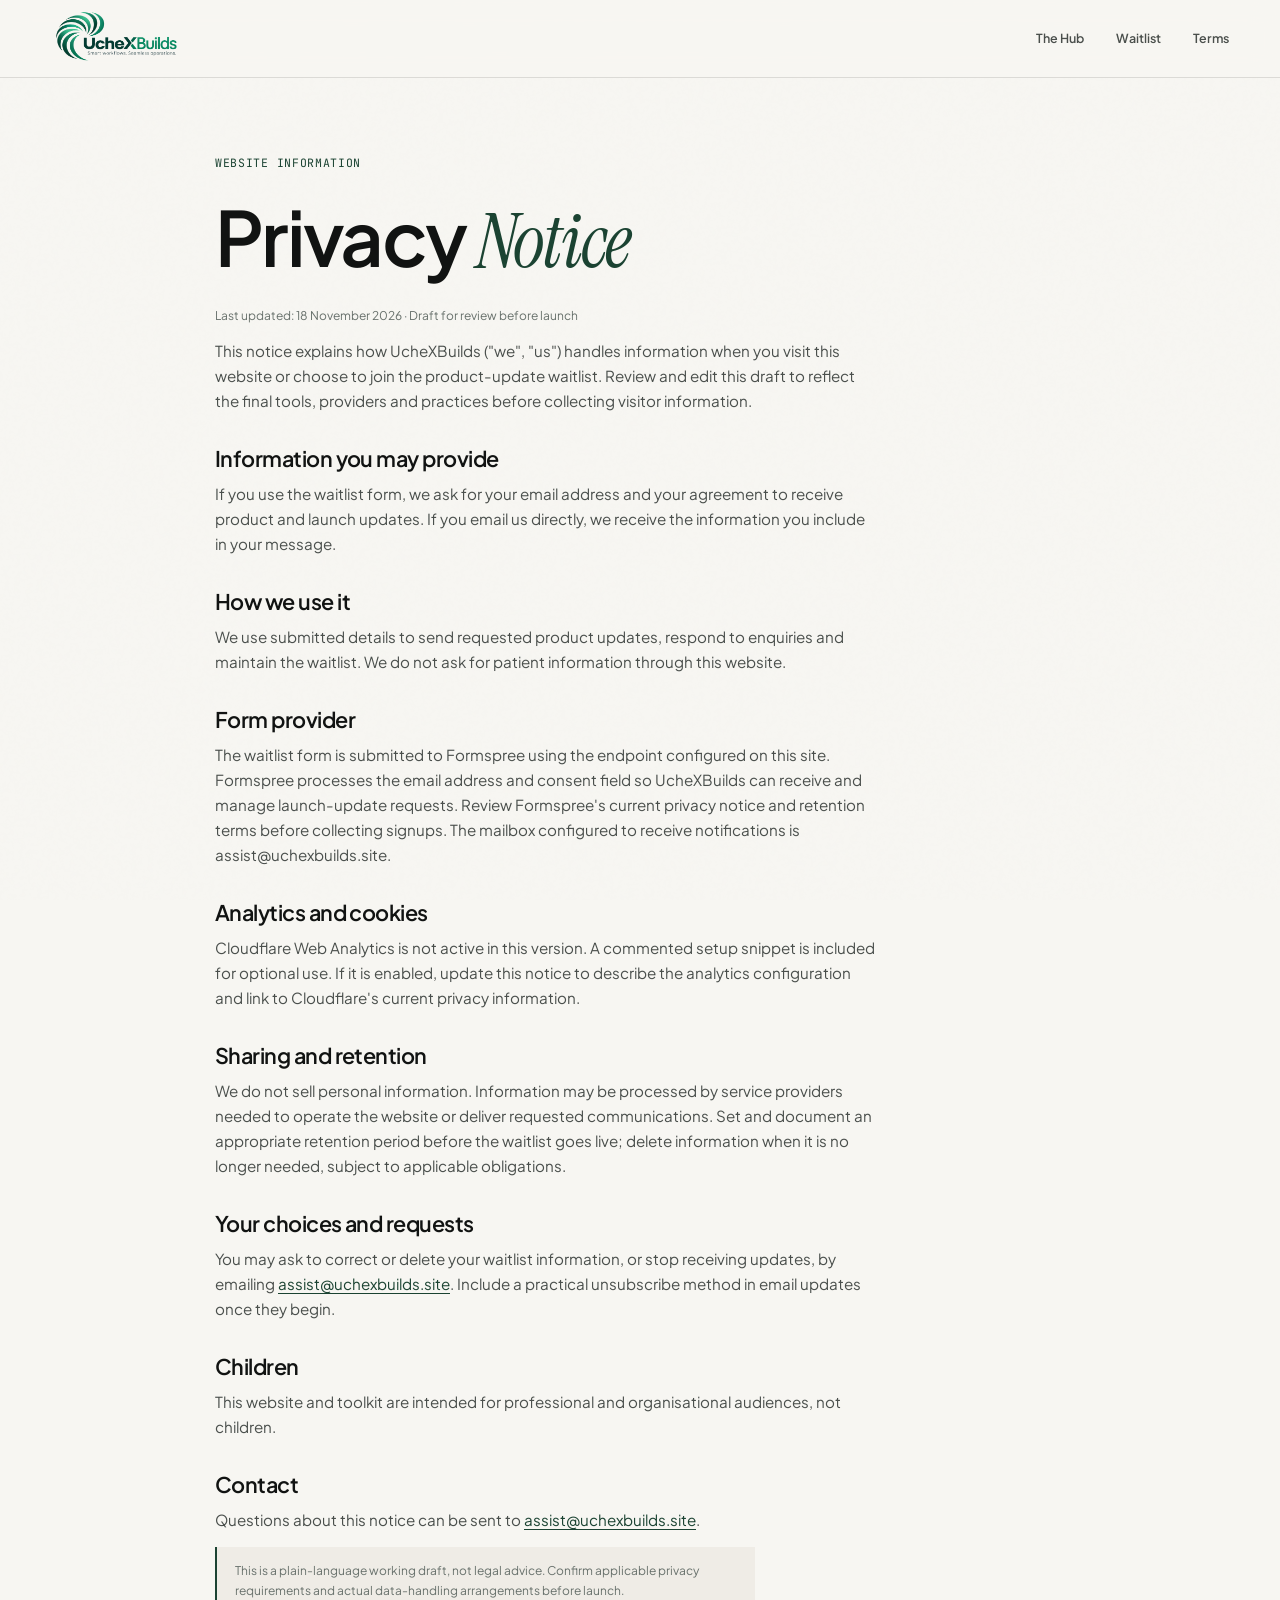
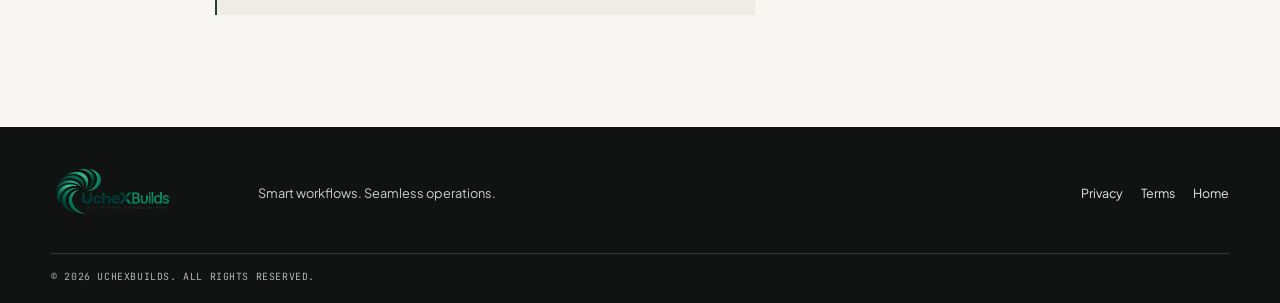
<file: privacy.html>
<!doctype html><html lang="en"><head><meta charset="utf-8"><meta name="viewport" content="width=device-width,initial-scale=1"><meta name="description" content="How UcheXBuilds handles information submitted through its website and waitlist."><link rel="canonical" href="https://www.uchexbuilds.site/privacy.html"><link rel="icon" href="assets/icons/favicon.svg" type="image/svg+xml"><link rel="preconnect" href="https://fonts.googleapis.com"><link rel="preconnect" href="https://fonts.gstatic.com" crossorigin><link href="https://fonts.googleapis.com/css2?family=DM+Sans:wght@400;500;600;700&family=Manrope:wght@500;600;700;800&display=swap" rel="stylesheet"><link rel="stylesheet" href="css/style.css"><title>Privacy Notice | UcheXBuilds</title><meta property="og:type" content="website"><meta property="og:title" content="Privacy Notice | UcheXBuilds"><meta property="og:description" content="How UcheXBuilds handles information submitted through its website and waitlist."><meta property="og:url" content="https://www.uchexbuilds.site/privacy.html"><meta property="og:image" content="https://www.uchexbuilds.site/assets/images/og-image.svg"><meta name="twitter:card" content="summary_large_image"><meta name="twitter:title" content="Privacy Notice | UcheXBuilds"><meta name="twitter:description" content="How UcheXBuilds handles information submitted through its website and waitlist."><meta name="twitter:image" content="https://www.uchexbuilds.site/assets/images/og-image.svg"></head><body><a class="skip" href="#main">Skip to content</a><header><div class="wrap nav"><a class="brand" href="index.html"><img src="assets/images/uchexbuilds-logo.png" alt="UcheXBuilds" width="320" height="80"></a><nav aria-label="Main navigation"><a href="index.html#hub">The Hub</a><a href="index.html#waitlist">Waitlist</a><a href="terms.html">Terms</a></nav></div></header><main id="main" class="legal-page"><div class="wrap legal-wrap"><label class="eyebrow">WEBSITE INFORMATION</label><h1>Privacy <em>Notice</em></h1><p class="legal-updated">Last updated: 18 November 2026 · Draft for review before launch</p><p>This notice explains how UcheXBuilds ("we", "us") handles information when you visit this website or choose to join the product-update waitlist. Review and edit this draft to reflect the final tools, providers and practices before collecting visitor information.</p><h2>Information you may provide</h2><p>If you use the waitlist form, we ask for your email address and your agreement to receive product and launch updates. If you email us directly, we receive the information you include in your message.</p><h2>How we use it</h2><p>We use submitted details to send requested product updates, respond to enquiries and maintain the waitlist. We do not ask for patient information through this website.</p><h2>Form provider</h2><p>The waitlist form is submitted to Formspree using the endpoint configured on this site. Formspree processes the email address and consent field so UcheXBuilds can receive and manage launch-update requests. Review Formspree's current privacy notice and retention terms before collecting signups. The mailbox configured to receive notifications is assist@uchexbuilds.site.</p><h2>Analytics and cookies</h2><p>Cloudflare Web Analytics is not active in this version. A commented setup snippet is included for optional use. If it is enabled, update this notice to describe the analytics configuration and link to Cloudflare's current privacy information.</p><h2>Sharing and retention</h2><p>We do not sell personal information. Information may be processed by service providers needed to operate the website or deliver requested communications. Set and document an appropriate retention period before the waitlist goes live; delete information when it is no longer needed, subject to applicable obligations.</p><h2>Your choices and requests</h2><p>You may ask to correct or delete your waitlist information, or stop receiving updates, by emailing <a href="mailto:assist@uchexbuilds.site">assist@uchexbuilds.site</a>. Include a practical unsubscribe method in email updates once they begin.</p><h2>Children</h2><p>This website and toolkit are intended for professional and organisational audiences, not children.</p><h2>Contact</h2><p>Questions about this notice can be sent to <a href="mailto:assist@uchexbuilds.site">assist@uchexbuilds.site</a>.</p><p class="legal-draft-note">This is a plain-language working draft, not legal advice. Confirm applicable privacy requirements and actual data-handling arrangements before launch.</p></div></main><footer><div class="wrap foot"><img src="assets/images/uchexbuilds-logo.png" alt="UcheXBuilds" width="320" height="80"><p>Smart workflows. Seamless operations.</p><div class="footer-links"><a href="privacy.html">Privacy</a><a href="terms.html">Terms</a><a href="index.html">Home</a></div></div><div class="wrap copyright"><span>© <span id="year"></span> UcheXBuilds. All rights reserved.</span></div></footer><script src="js/main.js"></script></body></html>
</file>
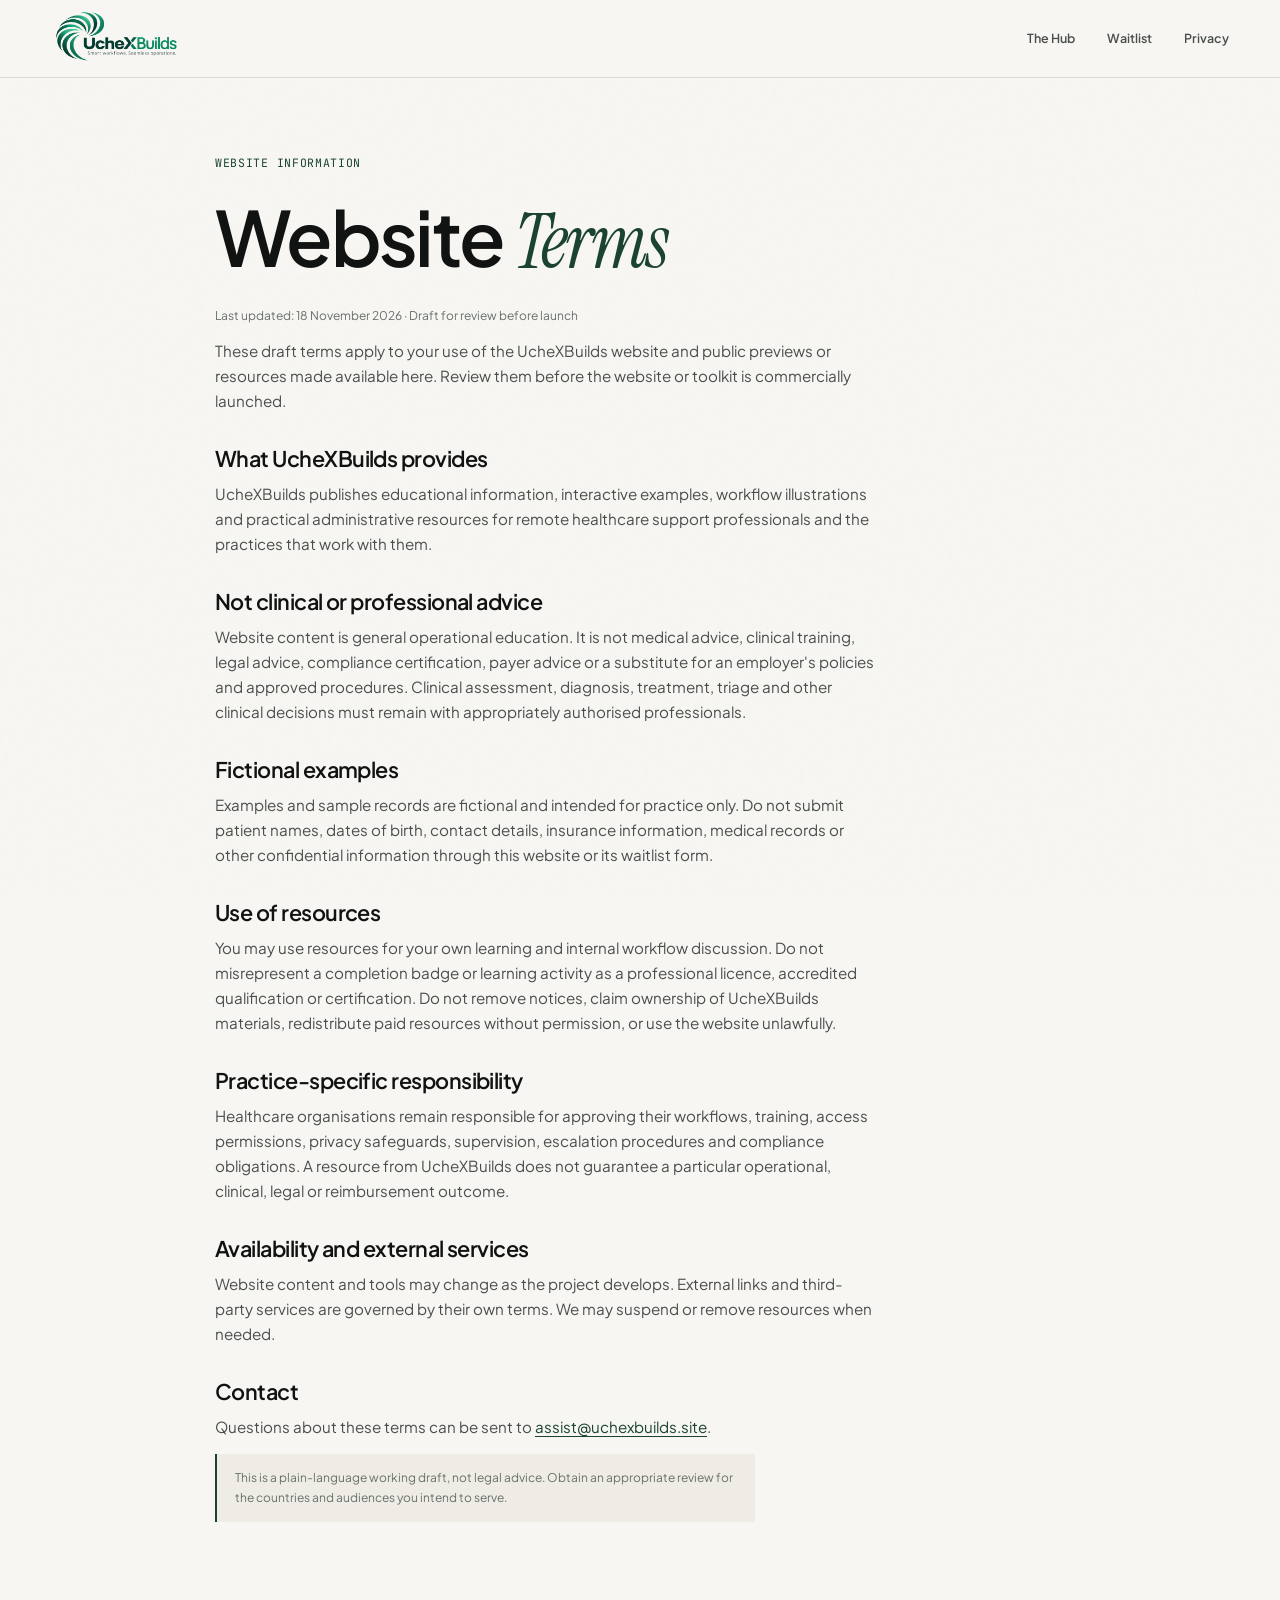
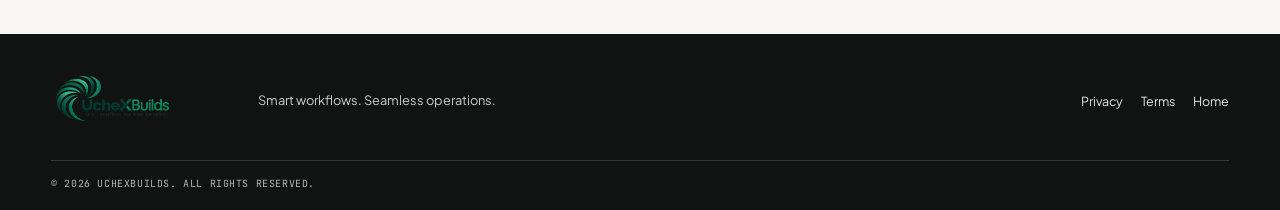
<file: terms.html>
<!doctype html><html lang="en"><head><meta charset="utf-8"><meta name="viewport" content="width=device-width,initial-scale=1"><meta name="description" content="Terms and use boundaries for UcheXBuilds website content and resources."><link rel="canonical" href="https://www.uchexbuilds.site/terms.html"><link rel="icon" href="assets/icons/favicon.svg" type="image/svg+xml"><link rel="preconnect" href="https://fonts.googleapis.com"><link rel="preconnect" href="https://fonts.gstatic.com" crossorigin><link href="https://fonts.googleapis.com/css2?family=DM+Sans:wght@400;500;600;700&family=Manrope:wght@500;600;700;800&display=swap" rel="stylesheet"><link rel="stylesheet" href="css/style.css"><title>Website Terms | UcheXBuilds</title><meta property="og:type" content="website"><meta property="og:title" content="Website Terms | UcheXBuilds"><meta property="og:description" content="Terms and use boundaries for UcheXBuilds website content and resources."><meta property="og:url" content="https://www.uchexbuilds.site/terms.html"><meta property="og:image" content="https://www.uchexbuilds.site/assets/images/og-image.svg"><meta name="twitter:card" content="summary_large_image"><meta name="twitter:title" content="Website Terms | UcheXBuilds"><meta name="twitter:description" content="Terms and use boundaries for UcheXBuilds website content and resources."><meta name="twitter:image" content="https://www.uchexbuilds.site/assets/images/og-image.svg"></head><body><a class="skip" href="#main">Skip to content</a><header><div class="wrap nav"><a class="brand" href="index.html"><img src="assets/images/uchexbuilds-logo.png" alt="UcheXBuilds" width="320" height="80"></a><nav aria-label="Main navigation"><a href="index.html#hub">The Hub</a><a href="index.html#waitlist">Waitlist</a><a href="privacy.html">Privacy</a></nav></div></header><main id="main" class="legal-page"><div class="wrap legal-wrap"><label class="eyebrow">WEBSITE INFORMATION</label><h1>Website <em>Terms</em></h1><p class="legal-updated">Last updated: 18 November 2026 · Draft for review before launch</p><p>These draft terms apply to your use of the UcheXBuilds website and public previews or resources made available here. Review them before the website or toolkit is commercially launched.</p><h2>What UcheXBuilds provides</h2><p>UcheXBuilds publishes educational information, interactive examples, workflow illustrations and practical administrative resources for remote healthcare support professionals and the practices that work with them.</p><h2>Not clinical or professional advice</h2><p>Website content is general operational education. It is not medical advice, clinical training, legal advice, compliance certification, payer advice or a substitute for an employer's policies and approved procedures. Clinical assessment, diagnosis, treatment, triage and other clinical decisions must remain with appropriately authorised professionals.</p><h2>Fictional examples</h2><p>Examples and sample records are fictional and intended for practice only. Do not submit patient names, dates of birth, contact details, insurance information, medical records or other confidential information through this website or its waitlist form.</p><h2>Use of resources</h2><p>You may use resources for your own learning and internal workflow discussion. Do not misrepresent a completion badge or learning activity as a professional licence, accredited qualification or certification. Do not remove notices, claim ownership of UcheXBuilds materials, redistribute paid resources without permission, or use the website unlawfully.</p><h2>Practice-specific responsibility</h2><p>Healthcare organisations remain responsible for approving their workflows, training, access permissions, privacy safeguards, supervision, escalation procedures and compliance obligations. A resource from UcheXBuilds does not guarantee a particular operational, clinical, legal or reimbursement outcome.</p><h2>Availability and external services</h2><p>Website content and tools may change as the project develops. External links and third-party services are governed by their own terms. We may suspend or remove resources when needed.</p><h2>Contact</h2><p>Questions about these terms can be sent to <a href="mailto:assist@uchexbuilds.site">assist@uchexbuilds.site</a>.</p><p class="legal-draft-note">This is a plain-language working draft, not legal advice. Obtain an appropriate review for the countries and audiences you intend to serve.</p></div></main><footer><div class="wrap foot"><img src="assets/images/uchexbuilds-logo.png" alt="UcheXBuilds" width="320" height="80"><p>Smart workflows. Seamless operations.</p><div class="footer-links"><a href="privacy.html">Privacy</a><a href="terms.html">Terms</a><a href="index.html">Home</a></div></div><div class="wrap copyright"><span>© <span id="year"></span> UcheXBuilds. All rights reserved.</span></div></footer><script src="js/main.js"></script></body></html>
</file>
<file: css/style.css>
@import url('https://fonts.googleapis.com/css2?family=Instrument+Serif:ital@0;1&family=JetBrains+Mono:wght@400;500;600&family=Plus+Jakarta+Sans:wght@400;500;600;700;800&display=swap');
:root{
 --bg-canvas:#F7F6F2;--bg-surface:#EFECE6;--bg-elevated:#FFFFFF;
 --ink-primary:#111312;--ink-secondary:#4A4F4C;--ink-muted:#68716c;
 --accent-primary:#1B4332;--accent-highlight:#D8F3DC;
 --border-hairline:1px solid rgba(17,19,18,.12);--border-strong:1px solid rgba(17,19,18,.85);
 --font-display:'Instrument Serif',Georgia,serif;--font-sans:'Plus Jakarta Sans',Arial,sans-serif;--font-mono:'JetBrains Mono',monospace;
 --page-width:1240px;--gutter:clamp(18px,4vw,56px);--ease:cubic-bezier(.16,1,.3,1);
 --space-section:clamp(72px,9vw,132px)
}
*{box-sizing:border-box}
html{scroll-behavior:smooth;scroll-padding-top:84px}
body{margin:0;background:var(--bg-canvas);color:var(--ink-primary);font:400 16px/1.65 var(--font-sans);-webkit-font-smoothing:antialiased}
body:before{content:"";position:fixed;inset:0;z-index:30;pointer-events:none;opacity:.025;background-image:url("data:image/svg+xml,%3Csvg viewBox='0 0 180 180' xmlns='http://www.w3.org/2000/svg'%3E%3Cfilter id='n'%3E%3CfeTurbulence type='fractalNoise' baseFrequency='.9' numOctaves='3' stitchTiles='stitch'/%3E%3C/filter%3E%3Crect width='100%25' height='100%25' filter='url(%23n)' opacity='.45'/%3E%3C/svg%3E")}
a{color:inherit;text-decoration:none}
button,input{font:inherit}
button,a,input{touch-action:manipulation}
img{max-width:100%;height:auto}
.wrap{width:min(var(--page-width),calc(100% - var(--gutter)*2));margin-inline:auto}
.mono,.eyebrow,.pill,.ledger-head,.ledger-row code,.ledger-foot,.hero-bottom,.preview-card-head,.status,.hub-visual>small,.hub-steps,.steps>div>b,.copyright{font-family:var(--font-mono);font-size:.72rem;letter-spacing:.06em;text-transform:uppercase}
.skip{position:fixed;left:12px;top:12px;z-index:1000;transform:translateY(-160%);padding:12px 16px;background:var(--ink-primary);color:var(--bg-canvas);border:var(--border-strong)}
.skip:focus{transform:translateY(0)}
header{position:sticky;top:0;z-index:50;height:78px;background:rgba(247,246,242,.88);backdrop-filter:blur(12px);border-bottom:var(--border-hairline)}
.nav{height:100%;display:flex;align-items:center;justify-content:space-between;gap:24px}
.brand{display:inline-flex;align-items:center;min-width:0}
.brand img{display:block;width:min(230px,32vw);height:auto;max-height:62px;object-fit:contain;object-position:left center}
nav{display:flex;align-items:center;gap:clamp(16px,2.5vw,34px);font-size:.78rem;font-weight:600;color:var(--ink-secondary)}
nav a{position:relative;min-height:44px;display:inline-flex;align-items:center}
nav a:not(.nav-cta):after{content:"";position:absolute;left:0;right:0;bottom:7px;height:1px;background:var(--accent-primary);transform:scaleX(0);transform-origin:left;transition:transform .35s var(--ease)}
nav a:hover:after,nav a:focus-visible:after{transform:scaleX(1)}
nav .nav-cta{background:var(--ink-primary);color:var(--bg-canvas);padding:0 18px;border-radius:6px;transition:background .25s var(--ease),transform .25s var(--ease)}
nav .nav-cta:hover{background:var(--accent-primary);transform:translateY(-2px)}
.toggle{display:none;width:48px;height:48px;align-items:center;justify-content:center;flex-direction:column;gap:6px;border:var(--border-hairline);background:transparent;color:var(--ink-primary);cursor:pointer}
.toggle span{width:19px;height:1.5px;background:currentColor;transition:transform .25s var(--ease)}
.toggle[aria-expanded=true] span:first-child{transform:translateY(3.75px) rotate(45deg)}
.toggle[aria-expanded=true] span:last-child{transform:translateY(-3.75px) rotate(-45deg)}
h1,h2,h3,p{margin-top:0}
h1{font-size:clamp(2.75rem,5.5vw + 1rem,4.75rem);line-height:1.04;letter-spacing:-.035em;font-weight:600;max-width:11ch;margin:25px 0}
h2{font-size:clamp(2rem,3.5vw + .5rem,3.25rem);line-height:1.1;letter-spacing:-.025em;font-weight:600;margin:0 0 22px}
h3{font-size:clamp(1.25rem,1.5vw + .5rem,1.65rem);line-height:1.25;letter-spacing:-.015em;font-weight:600}
p{font-size:1.0625rem;line-height:1.65;max-width:60ch;color:var(--ink-secondary)}
h1 em,.editorial-quote{font-family:var(--font-display);font-weight:400;font-style:italic;letter-spacing:-.03em;color:var(--accent-primary)}
.eyebrow{display:block;color:var(--accent-primary);margin:0 0 18px}
.pill{display:inline-flex;align-items:center;border:var(--border-hairline);padding:9px 12px;color:var(--accent-primary)}
.hero{padding:clamp(48px,7vw,92px) 0 0;background:var(--bg-canvas)}
.hero-grid{display:grid;grid-template-columns:repeat(12,minmax(0,1fr));align-items:stretch}
.hero-copy{grid-column:span 7;padding:20px clamp(24px,5vw,72px) 72px 0}
.hero-copy>p{max-width:58ch;margin-bottom:28px}
.actions{display:flex;align-items:center;flex-wrap:wrap;gap:14px}
.btn{display:inline-flex;align-items:center;justify-content:center;min-height:48px;padding:0 20px;background:var(--accent-primary);color:#fff;border:1px solid var(--accent-primary);border-radius:6px;font-size:.82rem;font-weight:700;transition:transform .3s var(--ease),background .3s var(--ease),color .3s var(--ease)}
.btn:hover{background:var(--ink-primary);border-color:var(--ink-primary);transform:translateY(-2px)}
.text-link{display:inline-flex;align-items:center;min-height:44px;color:var(--accent-primary);font-size:.82rem;font-weight:700;text-decoration:underline;text-decoration-color:rgba(27,67,50,.35);text-underline-offset:5px}
.trustline{margin-top:42px;padding-top:16px;border-top:var(--border-hairline);font:500 .68rem var(--font-mono);letter-spacing:.04em;text-transform:uppercase;color:var(--ink-muted)}
.hero-art{grid-column:span 5;display:flex;align-items:center;padding:22px 0 60px clamp(20px,3vw,44px);border-left:var(--border-hairline)}
.ledger{width:100%;background:var(--bg-elevated);border:1px solid rgba(17,19,18,.2)}
.ledger-head{display:flex;justify-content:space-between;gap:12px;padding:14px 16px;border-bottom:var(--border-hairline);color:var(--ink-muted);font-size:.62rem}
.ledger-head b{color:var(--accent-primary);font-weight:500}
.ledger-title{padding:26px 18px 20px;font-size:.75rem;font-weight:700;letter-spacing:.08em}
.ledger-row{display:grid;grid-template-columns:34px 1fr auto;align-items:center;gap:12px;padding:19px 16px;border-top:var(--border-hairline);transition:background .3s var(--ease),padding .3s var(--ease)}
.ledger-row:hover{background:var(--bg-surface);padding-left:20px}
.ledger-no{font:500 .78rem var(--font-mono);color:var(--accent-primary)}
.ledger-row b,.ledger-row small{display:block}
.ledger-row b{font-size:.9rem}
.ledger-row small{font-size:.75rem;color:var(--ink-muted)}
.ledger-row code{font-size:.58rem;color:var(--accent-primary);white-space:nowrap}
.ledger-foot{display:flex;justify-content:space-between;gap:8px;padding:13px 16px;background:var(--bg-surface);color:var(--ink-muted);font-size:.58rem}
.hero-bottom{display:grid;grid-template-columns:repeat(3,1fr);border-block:var(--border-hairline);font-size:.66rem;color:var(--ink-secondary)}
.hero-bottom>div{padding:17px var(--gutter);border-right:var(--border-hairline)}
.hero-bottom>div:last-child{border:0}
.hero-bottom .mono{color:var(--accent-primary);margin-right:9px}
.section{padding:var(--space-section) 0}
.hub{background:var(--ink-primary);color:var(--bg-canvas)}
.hub-grid{display:grid;grid-template-columns:1fr 1fr;gap:clamp(38px,7vw,96px);align-items:center}
.hub-visual{padding:clamp(24px,4vw,48px);border:1px solid rgba(255,255,255,.18);background:#191e1b}
.hub-visual>small{display:block;color:#a7b3aa;font-size:.62rem}
.hub-title{font-size:clamp(2.1rem,4.6vw,4.3rem);line-height:.98;letter-spacing:-.045em;font-weight:600;margin:56px 0 44px}
.hub-title em{font-family:var(--font-display);font-weight:400;color:#b7d7c0}
.hub-steps{display:flex;align-items:center;gap:12px;color:#e5eee7;font-size:.66rem}
.hub-steps i{height:1px;flex:1;background:rgba(255,255,255,.25)}
.hub-steps b{font-weight:500;color:#b7d7c0}
.hub-copy .eyebrow{color:#b7d7c0}
.hub-copy h2{color:#fff;max-width:14ch}
.hub-copy p{color:#c1c9c3}
.hub-copy .lead{font-size:1.2rem;color:#fff}
.hub-copy ul{padding:0;margin:26px 0 30px;list-style:none}
.hub-copy li{padding:12px 0;border-top:1px solid rgba(255,255,255,.16);color:#e1e8e2;font-size:.9rem}
.hub-copy li:before{content:"—";color:#9ac5a7;margin-right:12px}
.status{display:inline-flex;align-items:center;gap:9px;margin:8px 0 20px;color:#b7d7c0}
.status:before{content:"";width:7px;height:7px;border-radius:50%;background:#40916c;box-shadow:0 0 0 4px rgba(64,145,108,.15)}
.section-heading{display:grid;grid-template-columns:1fr .7fr;gap:40px;align-items:end;margin-bottom:38px}
.section-heading h2{max-width:15ch}
.section-heading>p{margin:0 0 6px}
.preview-grid{display:grid;grid-template-columns:1fr 1fr;border:var(--border-hairline);gap:1px;background:rgba(17,19,18,.14)}
.preview-card{padding:clamp(22px,3vw,38px);background:var(--bg-canvas)}
.preview-card-head{display:flex;justify-content:space-between;gap:10px;padding-bottom:15px;border-bottom:var(--border-hairline);color:var(--ink-muted);font-size:.62rem}
.preview-card-head b{color:var(--accent-primary);font-weight:500}
.preview-card h3{margin:26px 0 12px}
.preview-intro{font-size:.9rem}
.checklist{padding:0;margin:22px 0;list-style:none}
.checklist li{padding:12px 0;border-top:var(--border-hairline)}
.checklist label{display:flex;gap:12px;align-items:flex-start;font-size:.84rem;color:var(--ink-secondary)}
.checklist input{width:18px;height:18px;flex:0 0 18px;margin:2px 0 0;accent-color:var(--accent-primary)}
.preview-note{font:500 .65rem var(--font-mono);color:var(--ink-muted)}
.lesson-flow{display:flex;align-items:center;gap:8px;margin:28px 0}
.lesson-node{display:grid;gap:8px;min-width:0}
.lesson-node b{font:500 .8rem var(--font-mono);color:var(--accent-primary)}
.lesson-node span{font-size:.7rem;color:var(--ink-secondary)}
.flow-line{height:1px;flex:1;background:rgba(27,67,50,.35)}
.lesson-card>p{font-size:.9rem}
.lesson-tip{display:grid;gap:5px;padding:16px;background:var(--bg-surface);border-left:2px solid var(--accent-primary)}
.lesson-tip b{font-size:.8rem}.lesson-tip span{font-size:.8rem;color:var(--ink-secondary)}
.launch-strip,.lead-magnet{display:flex;align-items:center;justify-content:space-between;gap:24px;padding:22px 0;border-bottom:var(--border-hairline)}
.launch-strip strong{display:block;font-size:1rem}
.launch-strip .eyebrow{margin-bottom:5px}
.lead-magnet{margin-top:32px;padding:28px;background:var(--bg-surface);border:var(--border-hairline)}
.lead-magnet h3{margin:0 0 8px}
.lead-magnet p{font-size:.9rem;margin:0}
.secondary-btn{background:transparent;color:var(--accent-primary)}
.secondary-btn:hover{color:#fff}
.approach-head{max-width:760px;margin-bottom:50px}
.approach-head h2{max-width:14ch}
.steps{display:grid;grid-template-columns:repeat(4,1fr);border-block:var(--border-hairline)}
.steps>div{position:relative;padding:25px 22px 20px 0;border-right:var(--border-hairline)}
.steps>div+div{padding-left:22px}
.steps>div:last-child{border:0}
.steps>div>b{display:block;color:var(--accent-primary);font-size:2.5rem;letter-spacing:-.06em;margin-bottom:28px}
.steps h3{margin:0 0 9px}
.steps p{font-size:.86rem;margin:0}
.founder{background:var(--bg-surface)}
.founder-grid{display:grid;grid-template-columns:minmax(220px,.72fr) 1.28fr;gap:clamp(32px,7vw,90px);align-items:center}
.founder-photo{overflow:hidden;aspect-ratio:1/1;background:#e2e5df;border:var(--border-hairline)}
.founder-photo img{display:block;width:100%;height:100%;min-height:0;aspect-ratio:1/1;object-fit:cover;object-position:center 35%}
.founder h2{max-width:18ch}
.founder p{font-size:.96rem}
.credential-list{padding:0;margin:22px 0;list-style:none}
.credential-list li{padding:10px 0;border-top:var(--border-hairline);font-size:.86rem;color:var(--ink-secondary)}
.credential-list li:before{content:"01 / ";font:500 .65rem var(--font-mono);color:var(--accent-primary)}
.credential-list li:nth-child(2):before{content:"02 / "}.credential-list li:nth-child(3):before{content:"03 / "}.credential-list li:nth-child(4):before{content:"04 / "}
.credential-note{font-size:.75rem!important;color:var(--ink-muted)!important}
.contact{background:var(--accent-primary);color:#fff}
.contact-grid{display:grid;grid-template-columns:1fr 1fr;gap:48px;align-items:end}
.contact .eyebrow{color:#c7e0ce}
.contact h2{color:#fff;max-width:15ch}
.contact p{color:#dce8df}
.contact aside{border-top:1px solid rgba(255,255,255,.35);padding-top:22px}
.contact aside h3{font-size:1rem}
.contact-email-row{display:flex;align-items:center;flex-wrap:wrap;gap:16px;max-width:none}
.contact-email{display:inline-flex;align-items:center;min-height:44px;font-size:clamp(1.5rem,3vw,2.75rem);font-weight:600;letter-spacing:-.04em;overflow-wrap:anywhere;text-decoration:underline;text-decoration-color:rgba(255,255,255,.4);text-underline-offset:8px}
.copy-email{min-height:44px;padding:0 14px;border:1px solid rgba(255,255,255,.55);background:transparent;color:white;border-radius:4px;font-size:.75rem;cursor:pointer}
.copy-email:hover{background:#fff;color:var(--accent-primary)}
.copy-status{font-size:.78rem!important;min-height:24px}
.response-time{font-size:.78rem!important;color:#dce8df!important}
.contact aside small{font:500 .65rem var(--font-mono);color:#c7e0ce}
.waitlist{background:var(--bg-surface)}
.waitlist-grid{display:grid;grid-template-columns:1fr .85fr;gap:clamp(32px,7vw,90px);align-items:center}
.waitlist h2{max-width:14ch}
.waitlist-grid>div>p{max-width:48ch}
.waitlist-form{padding:clamp(22px,3vw,34px);background:var(--bg-elevated);border:var(--border-hairline)}
.waitlist-form>label:first-of-type{display:block;font-size:.8rem;font-weight:700;margin-bottom:8px}
.waitlist-form input[type=email]{width:100%;min-height:48px;padding:12px 14px;border:var(--border-hairline);background:#fff;color:var(--ink-primary);border-radius:3px}
.consent{display:flex;gap:10px;align-items:flex-start;font-size:.76rem;line-height:1.5;color:var(--ink-secondary);margin:17px 0}
.consent input{width:18px;height:18px;flex:0 0 18px;margin-top:2px;accent-color:var(--accent-primary)}
.form-note{font-size:.72rem;color:var(--ink-muted)}
.form-note a{text-decoration:underline;text-underline-offset:3px}
.form-honeypot{position:absolute!important;left:-10000px!important;width:1px!important;height:1px!important;overflow:hidden!important}
.privacy-line{text-align:center;padding:20px var(--gutter);font:500 .68rem var(--font-mono);color:var(--ink-muted);max-width:none;margin:0 auto}
footer{background:var(--ink-primary);color:#fff;padding:38px 0 18px}
.foot{display:grid;grid-template-columns:auto 1fr auto;gap:32px;align-items:center}
.foot>img{width:175px;height:auto;max-height:58px;object-fit:contain;object-position:left center}
.foot p{font-size:.8rem;color:#c7d0c9;margin:0}
.footer-links{display:flex;gap:18px;flex-wrap:wrap;font-size:.78rem;color:#e1e8e2}
.footer-links a{min-height:44px;display:inline-flex;align-items:center}
.footer-links a:hover{text-decoration:underline}
.copyright{display:flex;justify-content:space-between;gap:20px;margin-top:30px;padding-top:15px;border-top:1px solid rgba(255,255,255,.16);color:#aeb9b1;font-size:.62rem}
.legal-page{padding:75px 0 100px}
.legal-wrap{max-width:850px}
.legal-wrap h1{max-width:none}
.legal-wrap h2{font-size:1.35rem;margin:34px 0 10px}
.legal-wrap p{font-size:.95rem}
.legal-wrap a{color:var(--accent-primary);text-decoration:underline;text-underline-offset:3px}
.legal-updated,.legal-draft-note{font-size:.75rem!important;color:var(--ink-muted)!important}
.legal-draft-note{padding:14px 18px;background:var(--bg-surface);border-left:2px solid var(--accent-primary)}
a:focus-visible,button:focus-visible,input:focus-visible{outline:2px solid var(--accent-primary);outline-offset:3px}
button:disabled{opacity:.6;cursor:not-allowed}
.reveal{opacity:0;transform:translateY(16px);transition:opacity .65s var(--ease),transform .65s var(--ease)}
.reveal.is-visible{opacity:1;transform:translateY(0)}
@media(max-width:900px){
 .hero-copy{grid-column:span 6;padding-right:24px}.hero-art{grid-column:span 6;padding-left:24px}
 .hub-grid{gap:36px}.contact-grid{gap:30px}
 nav{gap:14px}
}
@media(max-width:767px){
 header{height:72px}.brand img{width:min(205px,58vw);max-height:58px}
 .toggle{display:flex}
 nav{display:none;position:absolute;top:72px;left:0;right:0;padding:14px var(--gutter) 22px;background:var(--bg-canvas);border-bottom:var(--border-hairline);align-items:stretch;flex-direction:column;gap:4px}
 nav.open{display:flex}
 nav a{min-height:48px;padding:0 8px}
 nav .nav-cta{justify-content:center;margin-top:8px}
 .hero{padding-top:42px}
 .hero-grid{display:flex;flex-direction:column;gap:20px}
 .hero-copy{padding:10px 0 12px}
 h1{font-size:clamp(2.65rem,11vw,4rem);max-width:12ch}
 .hero-art{width:100%;padding:24px 0 36px;border-left:0;border-top:var(--border-hairline)}
 .hero-bottom{grid-template-columns:1fr}
 .hero-bottom>div{border-right:0;border-bottom:var(--border-hairline);padding:13px var(--gutter)}
 .hero-bottom>div:last-child{border-bottom:0}
 .hub-grid,.section-heading,.founder-grid,.contact-grid,.waitlist-grid{grid-template-columns:1fr;gap:32px}
 .section-heading{align-items:start}
 .hub-visual{order:2}.hub-copy{order:1}
 .preview-grid{grid-template-columns:1fr}
 .steps{grid-template-columns:1fr 1fr}
 .steps>div{padding:22px 16px 22px 0;border-bottom:var(--border-hairline)}
 .steps>div+div{padding-left:16px}
 .steps>div:nth-child(2){border-right:0}
 .steps>div:nth-child(3){padding-left:0}
 .steps>div:nth-child(3),.steps>div:nth-child(4){border-bottom:0}
 .founder-photo{max-width:420px}
 .foot{grid-template-columns:1fr;gap:14px}
 .copyright{flex-direction:column;gap:6px}
}
@media(max-width:420px){
 :root{--gutter:16px}
 .hero-copy h1{font-size:2.65rem}
 .ledger-head{font-size:.54rem}.ledger-row{grid-template-columns:26px 1fr;gap:8px;padding:16px 12px}
 .ledger-row code{grid-column:2;font-size:.55rem}
 .ledger-foot{font-size:.5rem}
 .preview-card{padding:18px}
 .lesson-flow{gap:5px}.lesson-node span{font-size:.62rem}
 .launch-strip,.lead-magnet{align-items:flex-start;flex-direction:column}
 .contact-email{font-size:clamp(1.35rem,7vw,2rem)}
 .steps>div>b{font-size:2rem}
}
@media(prefers-reduced-motion:reduce){
 html{scroll-behavior:auto}
 *,*:before,*:after{scroll-behavior:auto!important;animation-duration:.01ms!important;animation-iteration-count:1!important;transition-duration:.01ms!important}
 .reveal{opacity:1;transform:none}
}
/* Editorial philosophy and exposed focus index */
.philosophy-grid{display:grid;grid-template-columns:4fr 8fr;gap:clamp(32px,6vw,84px);align-items:start}
.philosophy-grid>aside{position:sticky;top:108px}
.principles{padding:0;margin:26px 0 0;list-style:none;border-top:var(--border-hairline)}
.principles li{display:grid;grid-template-columns:42px 1fr;gap:12px;padding:13px 0;border-bottom:var(--border-hairline);font-size:.8rem}
.principles b{font:500 .68rem var(--font-mono);color:var(--accent-primary)}
.philosophy-copy h2{max-width:15ch;font-size:clamp(2.3rem,4vw,4rem);margin-bottom:30px}
.philosophy-columns{display:grid;grid-template-columns:1fr 1fr;gap:28px}
.philosophy-columns p{font-size:.93rem;margin:0}
.focus-grid{display:grid;grid-template-columns:repeat(3,minmax(0,1fr));gap:1px;background:rgba(17,19,18,.16);border:1px solid rgba(17,19,18,.16)}
.focus-grid article{position:relative;min-height:340px;padding:28px;background:var(--bg-canvas);border-top:3px solid transparent;transition:background .35s var(--ease),border-color .35s var(--ease)}
.focus-grid article:hover{background:var(--bg-elevated);border-top-color:var(--accent-primary)}
.focus-meta{font:500 .68rem var(--font-mono);letter-spacing:.07em;color:var(--accent-primary);padding-bottom:20px;border-bottom:var(--border-hairline)}
.focus-grid h3{margin:28px 0 12px;max-width:15ch}
.focus-grid p{font-size:.88rem}
.focus-grid ul{list-style:none;padding:0;margin:25px 0 0}
.focus-grid li{padding:9px 0;border-top:var(--border-hairline);font-size:.76rem;color:var(--ink-secondary)}
.focus-grid li:before{content:"—";color:var(--accent-primary);margin-right:10px}
.blueprint-flow{display:grid;grid-template-columns:1fr;gap:0;margin:35px 0}
.blueprint-module{display:grid;grid-template-columns:100px 1fr auto;align-items:center;gap:12px;padding:15px 14px;border:1px solid rgba(255,255,255,.18);background:rgba(255,255,255,.035)}
.blueprint-module span,.blueprint-module i{font:500 .6rem var(--font-mono);font-style:normal;color:#b7d7c0}
.blueprint-module b{font-size:.95rem;letter-spacing:.05em}
.blueprint-module small{grid-column:2;color:#bdc9c0;font-size:.72rem}
.blueprint-connector{height:14px;width:1px;background:#78a889;margin-left:27px}
@media(max-width:767px){
 .philosophy-grid{grid-template-columns:1fr;gap:30px}
 .philosophy-grid>aside{position:static}
 .philosophy-columns{grid-template-columns:1fr;gap:12px}
 .focus-grid{grid-template-columns:1fr}
 .focus-grid article{min-height:0;padding:23px}
 .blueprint-module{grid-template-columns:76px 1fr}
 .blueprint-module i{grid-column:2}
}
</file>
